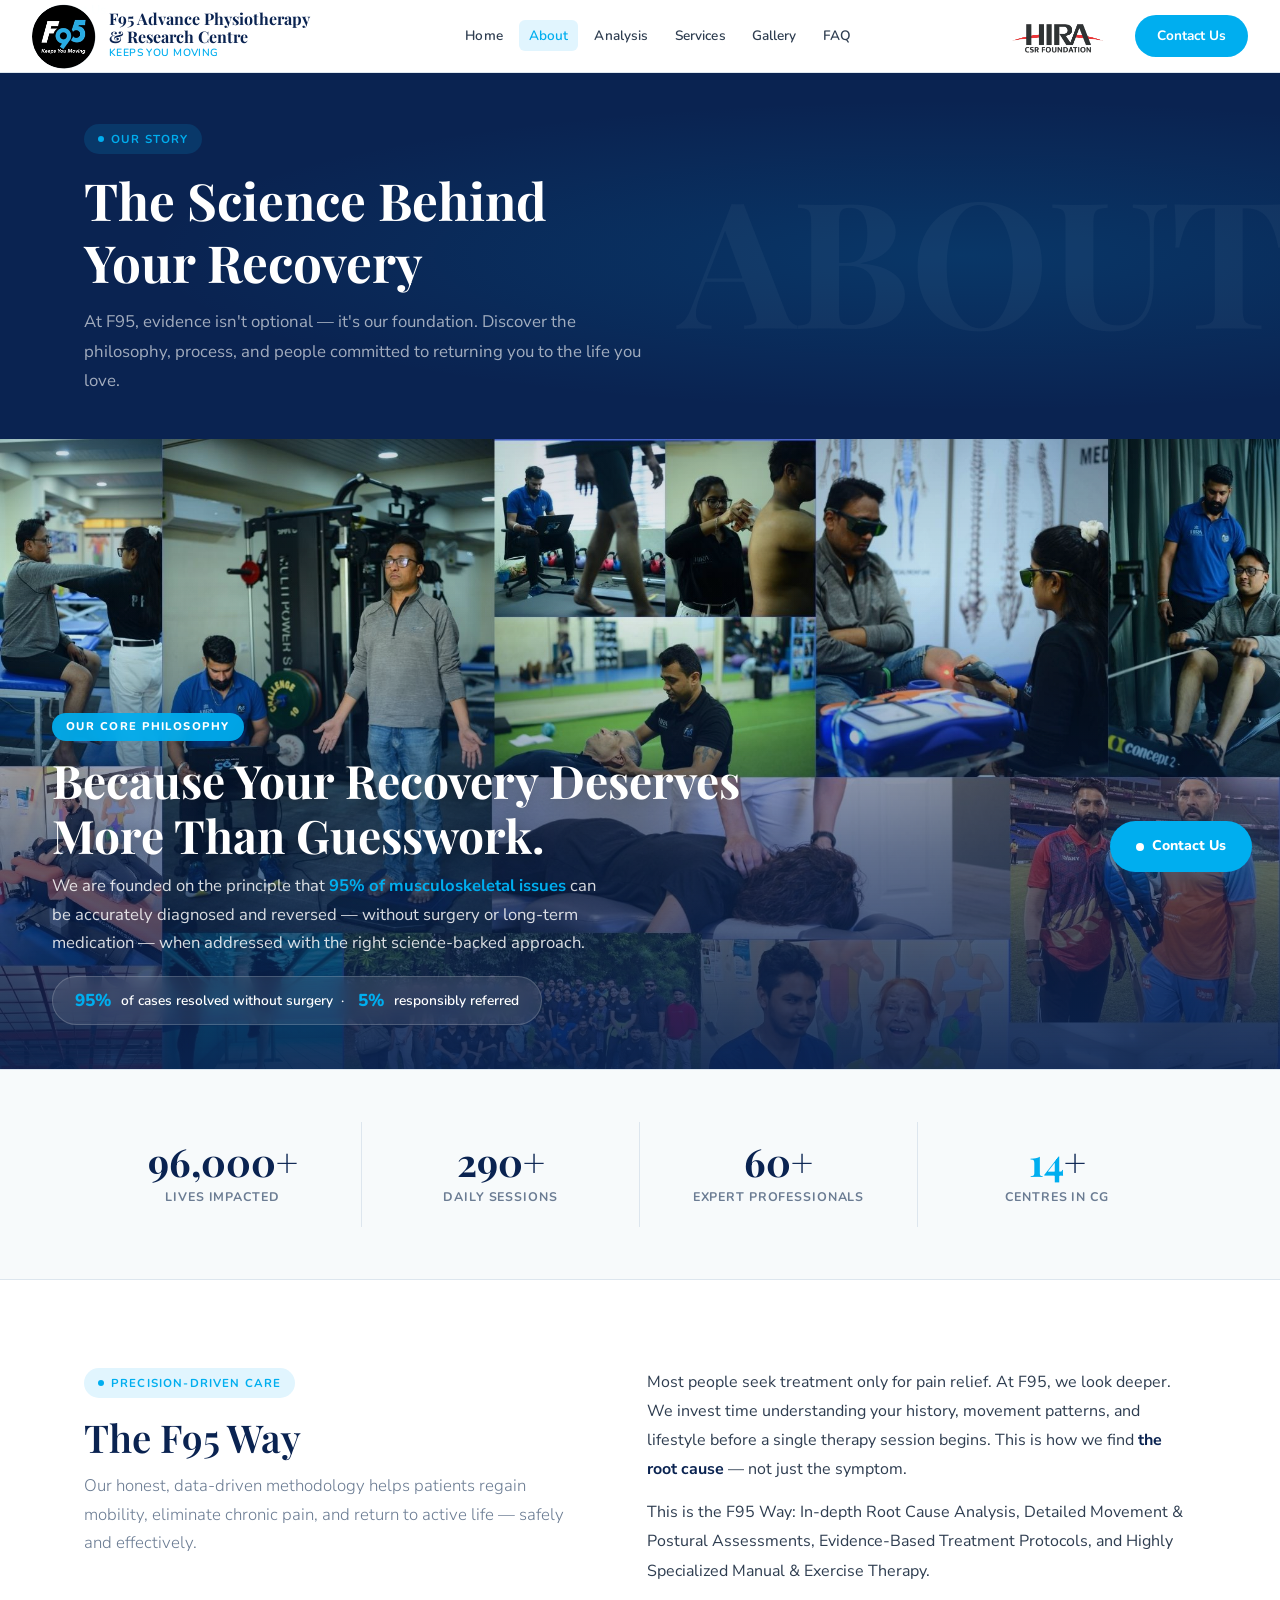
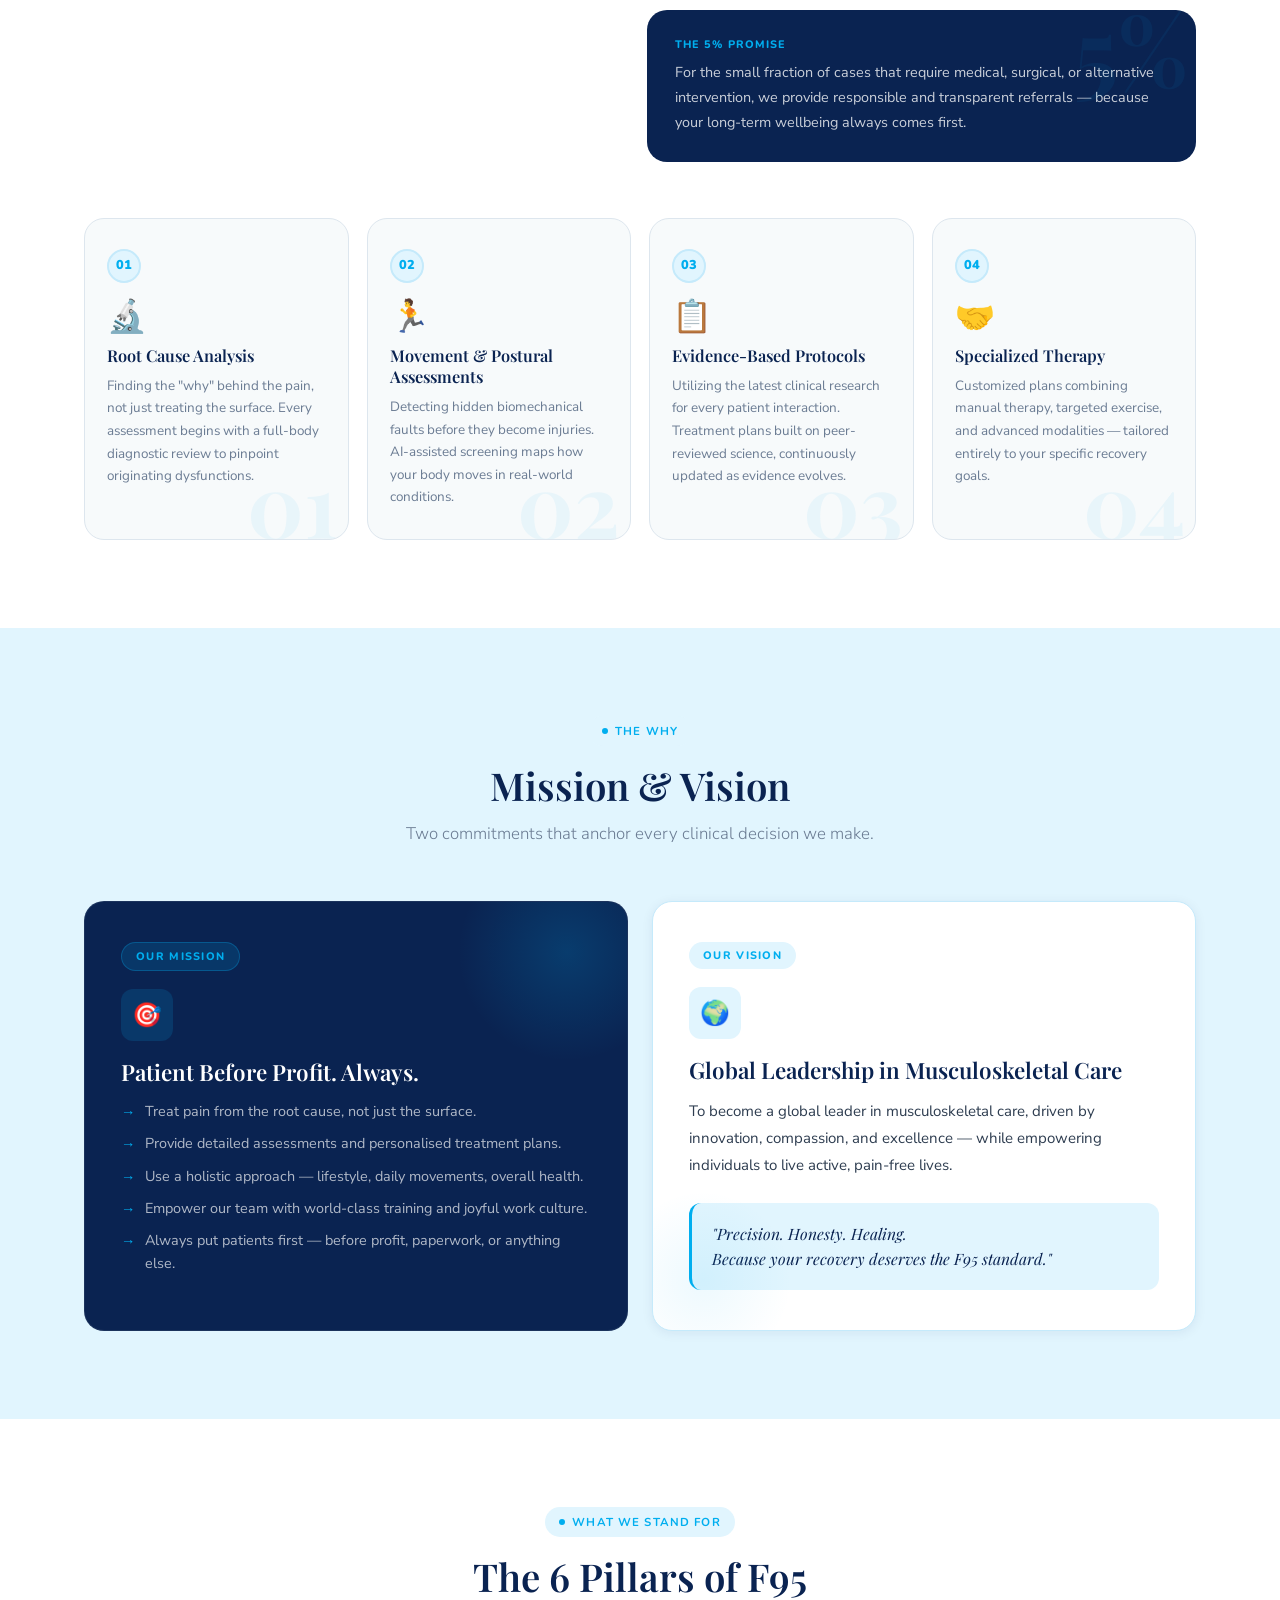
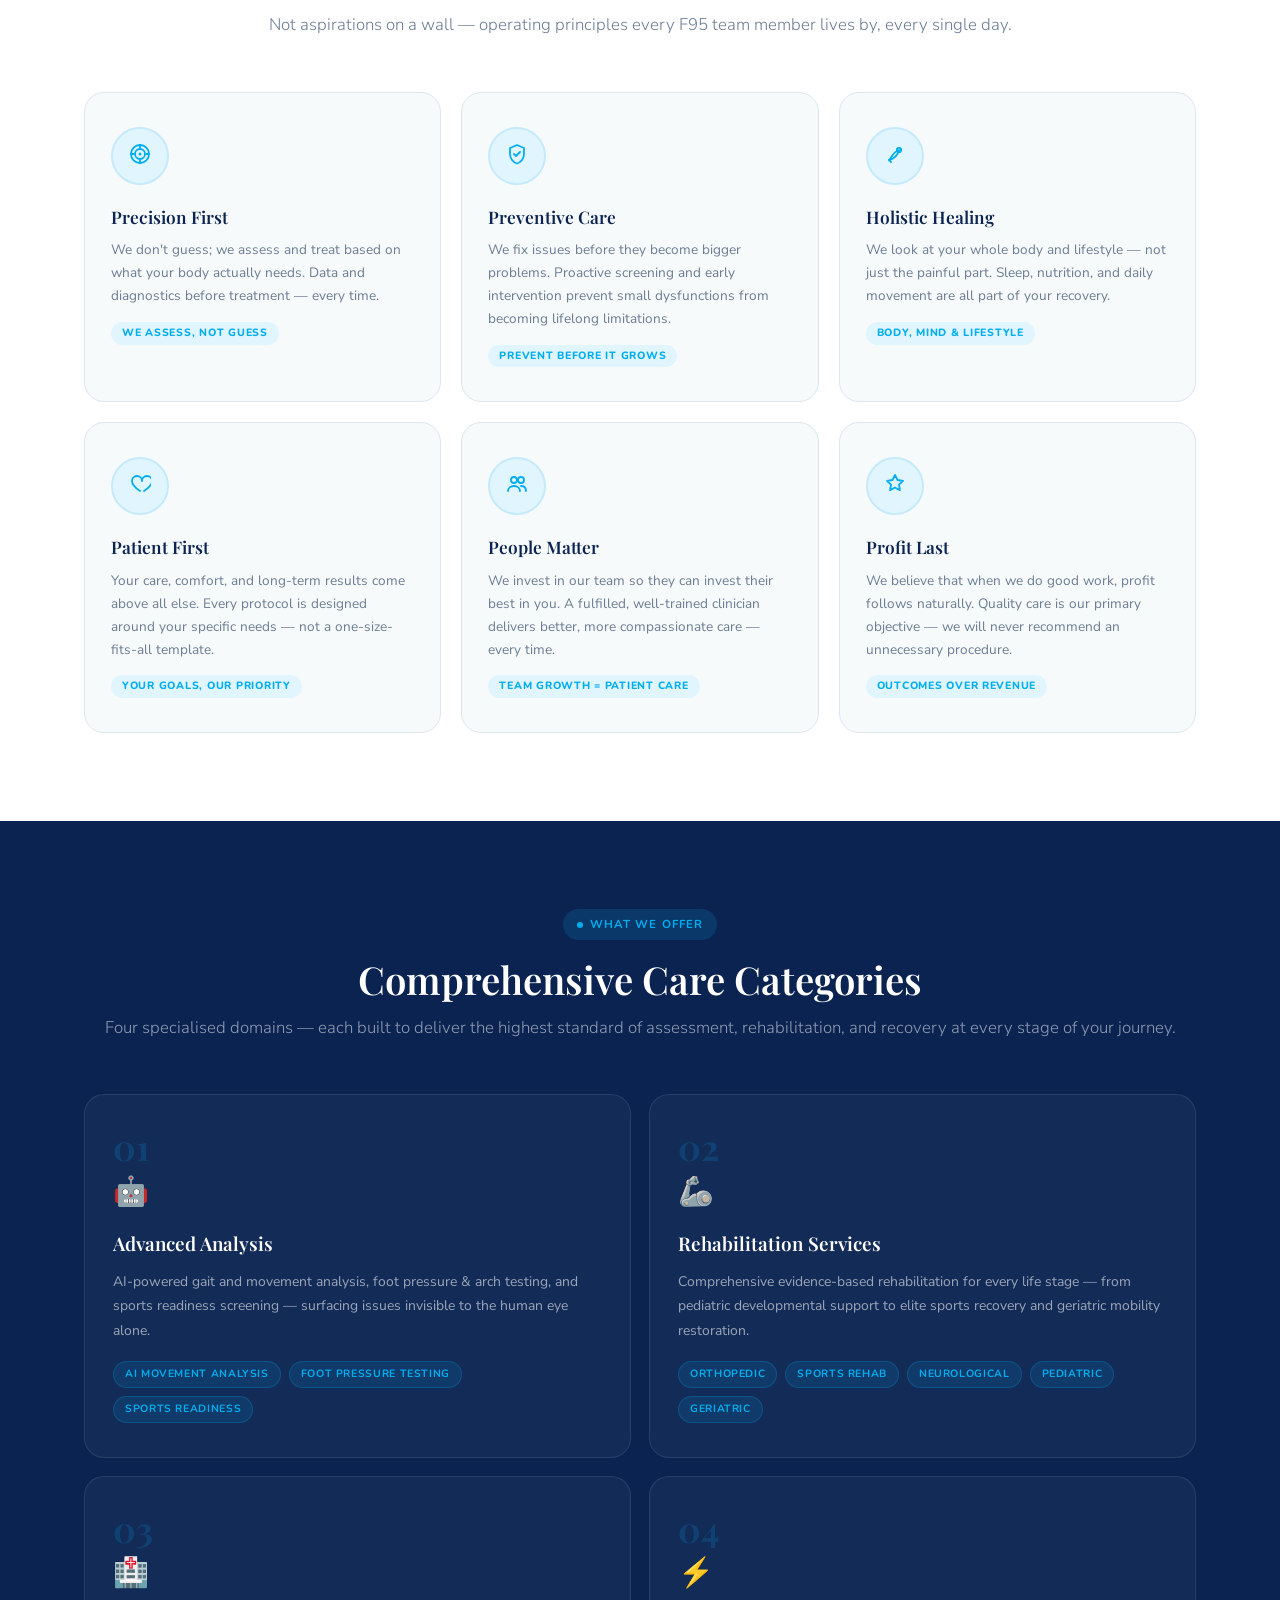
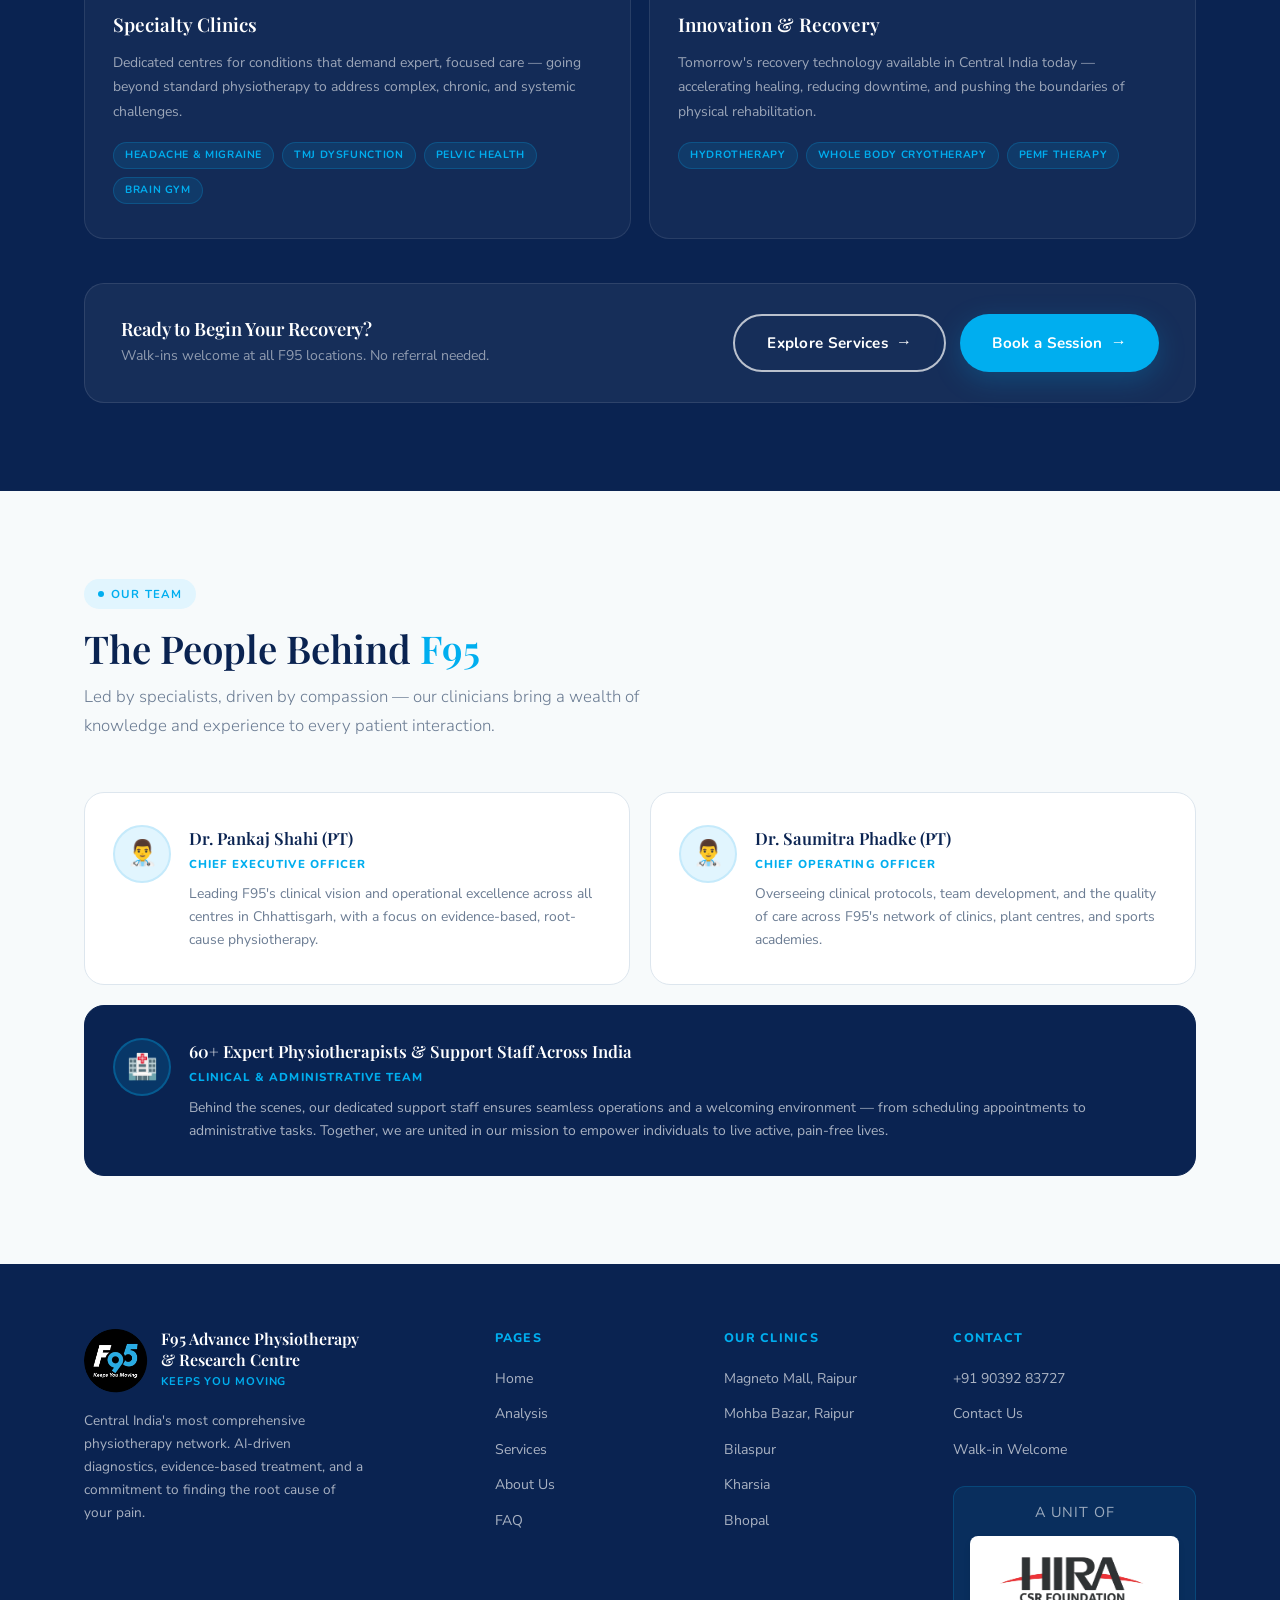
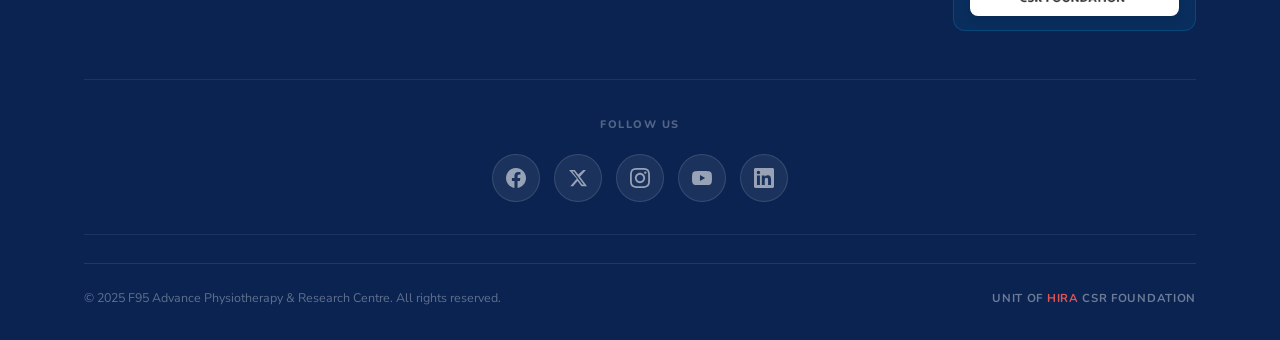
<file: about.html>
<!DOCTYPE html>
<html lang="en">
<head>
  <meta charset="UTF-8">
  <meta name="viewport" content="width=device-width, initial-scale=1.0">
  <title>About F95 Advance Physiotherapy | The Science Behind Your Recovery</title>
  <link rel="preconnect" href="https://fonts.googleapis.com">
  <link
    href="https://fonts.googleapis.com/css2?family=Playfair+Display:ital,wght@0,500;0,600;0,700;1,500;1,600&family=Nunito:wght@300;400;500;600;700&family=Nunito+Sans:wght@300;400;600&display=swap"
    rel="stylesheet">
  <!-- Shared stylesheet — inherits ALL design tokens, nav, footer, reveal, buttons -->
  <link rel="stylesheet" href="indexStyle.css">
  <!-- Footer social component -->
  <link rel="stylesheet" href="footer.css">
  <!-- Favicons -->
  <link rel="apple-touch-icon" sizes="180x180" href="images/favicon/apple-touch-icon.png">
  <link rel="icon" type="image/png" sizes="32x32" href="images/favicon/favicon-32x32.png">
  <link rel="icon" type="image/png" sizes="16x16" href="images/favicon/favicon-16x16.png">
  <link rel="manifest" href="images/favicon/site.webmanifest">
  <!-- Preloader -->
  <link rel="stylesheet" href="preloader.css">
  <!-- Specific CSS design for the About page -->
  <link rel="stylesheet" href="style/aboutStyle.css">

 
</head>

<body>

  <!-- ════════════════════════════════════════
     PRELOADER — identical to index.html
════════════════════════════════════════ -->
  <div id="preloader">
    <div class="f95-loader-container">
      <div class="f95-circle"></div>
      <div class="f95-circle"></div>
      <div class="f95-circle"></div>
      <div class="loader-center">F95</div>
    </div>
    <p class="loader-text">Finding the root cause...</p>
  </div>


  <!-- ════════════════════════════════════════
     NAVIGATION — "About" link is active
════════════════════════════════════════ -->
  <nav id="mainNav">
    <div class="nav-inner">
      <a href="index.html" class="logo-wrap">
        <div class="logo-circle"></div>
        <div class="logo-text-block">
          <div class="logo-name">F95 Advance Physiotherapy <br>&amp; Research Centre</div>
          <div class="logo-sub">Keeps you Moving</div>
        </div>
      </a>

      <ul class="nav-links">
        <li><a href="index.html">Home</a></li>
        <li><a href="about.html" class="active">About</a></li>
        <li><a href="analysis.html">Analysis</a></li>
        <li><a href="service.html">Services</a></li>
        <li><a href="gallery.html">Gallery</a></li>
        <li><a href="faq.html">FAQ</a></li>
      </ul>

      <div class="nav-right">
        <div class="hira-badge-nav">
          <img src="images/hira-csr-logo.png" alt="HIRA CSR Foundation" class="hira-nav-logo">
        </div>
        <a href="contact.html" class="nav-contact-btn">Contact Us</a>
        <button class="nav-hamburger" id="hamburgerBtn" aria-label="Open menu">
          <span></span><span></span><span></span>
        </button>
      </div>
    </div>
  </nav>

  <!-- Mobile drawer -->
  <div class="mobile-nav-drawer" id="mobileDrawer">
    <a href="index.html">Home</a>
    <a href="about.html">About</a>
    <a href="analysis.html">Analysis</a>
    <a href="service.html">Services</a>
    <a href="faq.html">FAQ</a>
    <a href="contact.html" class="mob-contact-btn">Contact Us</a>
  </div>


  <!-- ════════════════════════════════════════
     PAGE BANNER
     Plain block element with margin-top: var(--nav-h)
     Cannot overlap the fixed nav under any condition.
════════════════════════════════════════ -->
  <div class="page-banner">
    <div class="max-w page-banner-inner">
      <nav class="breadcrumb" aria-label="Breadcrumb">
        <a href="index.html">Home</a>
        <span class="breadcrumb-sep">›</span>
        <span class="breadcrumb-cur">About Us</span>
      </nav>
      <div class="tag">Our Story</div>
      <h1>The Science Behind<br>Your Recovery</h1>
      <p class="banner-sub">At F95, evidence isn't optional — it's our foundation. Discover the philosophy, process, and people committed to returning you to the life you love.</p>
    </div>
  </div>


  <!-- ════════════════════════════════════════
     SECTION 1 — PHILOSOPHY HERO
     height: 70vh + min-height (same as hero-swiper-wrap)
     so it NEVER collapses on any screen size.
     Swap placeholder div for the real <img> once
     about-hero.jpg is ready.
════════════════════════════════════════ -->
  <section id="philosophy">
    <div class="philosophy-wrap">

      <!-- REAL PHOTO — uncomment when about-hero.jpg is in the same folder:
      <img src="about-hero.jpg" alt="F95 Physiotherapy — Precision-Driven Care" class="philosophy-img"> -->
<img src="images/about-hero.jpg" alt="F95 Physiotherapy — Precision-Driven Care" class="philosophy-img">
      <!-- PLACEHOLDER until real photo is placed -->
       <!--
      <div class="philosophy-placeholder" aria-hidden="true">
        <div class="philosophy-ph-icon">
          <svg width="36" height="36" viewBox="0 0 36 36" fill="none" xmlns="http://www.w3.org/2000/svg">
            <circle cx="18" cy="18" r="15" stroke="#00AEEF" stroke-width="1.5" stroke-dasharray="4 3"/>
            <path d="M18 8v10l5.5 5.5" stroke="#00AEEF" stroke-width="2" stroke-linecap="round"/>
            <circle cx="18" cy="18" r="2" fill="#00AEEF"/>
          </svg>
        </div>
        <p class="philosophy-ph-label">Place about-hero.jpg here<br>Wide landscape · 1600 × 700 px+</p>
      </div>
    -->

      <div class="philosophy-overlay"></div>

      <div class="philosophy-caption reveal">
        <div class="philosophy-eyebrow">Our Core Philosophy</div>
        <h2>Because Your Recovery Deserves<br>More Than Guesswork.</h2>
        <p>We are founded on the principle that <strong style="color:var(--blue)">95% of musculoskeletal issues</strong> can be accurately diagnosed and reversed — without surgery or long-term medication — when addressed with the right science-backed approach.</p>
        <div class="philosophy-stat-pill">
          <strong>95%</strong> of cases resolved without surgery &nbsp;·&nbsp; <strong>5%</strong> responsibly referred
        </div>
      </div>

    </div>
  </section>


  <!-- ════════════════════════════════════════
     IMPACT NUMBERS
════════════════════════════════════════ -->
  <section id="about-impact">
    <div class="max-w">
      <div class="about-numbers-row">
        <div class="about-num-item reveal">
          <div class="about-num-val"><span data-count="96000" data-suffix="+">96,000+</span></div>
          <div class="about-num-label">Lives Impacted</div>
        </div>
        <div class="about-num-item reveal reveal-delay-1">
          <div class="about-num-val"><span data-count="290" data-suffix="+">290+</span></div>
          <div class="about-num-label">Daily Sessions</div>
        </div>
        <div class="about-num-item reveal reveal-delay-2">
          <div class="about-num-val"><span data-count="60" data-suffix="+">60+</span></div>
          <div class="about-num-label">Expert Professionals</div>
        </div>
        <div class="about-num-item reveal reveal-delay-3">
          <div class="about-num-val"><em>14</em>+</div>
          <div class="about-num-label">Centres in CG</div>
        </div>
      </div>
    </div>
  </section>


  <!-- ════════════════════════════════════════
     SECTION 2 — THE F95 WAY
════════════════════════════════════════ -->
  <section id="f95-way">
    <div class="max-w">

      <div class="f95way-intro-grid">
        <div class="reveal">
          <div class="tag">Precision-Driven Care</div>
          <h2>The F95 Way</h2>
          <p class="section-h2-sub">Our honest, data-driven methodology helps patients regain mobility, eliminate chronic pain, and return to active life — safely and effectively.</p>
        </div>
        <div class="reveal reveal-delay-1">
          <p class="f95way-body">Most people seek treatment only for pain relief. At F95, we look deeper. We invest time understanding your history, movement patterns, and lifestyle before a single therapy session begins. This is how we find <strong>the root cause</strong> — not just the symptom.</p>
          <p class="f95way-body" style="margin-top:14px">This is the F95 Way: In-depth Root Cause Analysis, Detailed Movement &amp; Postural Assessments, Evidence-Based Treatment Protocols, and Highly Specialized Manual &amp; Exercise Therapy.</p>
          <div class="f95way-promise">
            <div class="f95way-promise-label">The 5% Promise</div>
            <p class="f95way-promise-text">For the small fraction of cases that require medical, surgical, or alternative intervention, we provide responsible and transparent referrals — because your long-term wellbeing always comes first.</p>
          </div>
        </div>
      </div>

      <div class="process-grid">
        <div class="process-card reveal" data-step="01">
          <div class="process-step-badge">01</div>
          <div class="process-icon">🔬</div>
          <div class="process-title">Root Cause Analysis</div>
          <p class="process-desc">Finding the "why" behind the pain, not just treating the surface. Every assessment begins with a full-body diagnostic review to pinpoint originating dysfunctions.</p>
        </div>
        <div class="process-card reveal reveal-delay-1" data-step="02">
          <div class="process-step-badge">02</div>
          <div class="process-icon">🏃</div>
          <div class="process-title">Movement &amp; Postural Assessments</div>
          <p class="process-desc">Detecting hidden biomechanical faults before they become injuries. AI-assisted screening maps how your body moves in real-world conditions.</p>
        </div>
        <div class="process-card reveal reveal-delay-2" data-step="03">
          <div class="process-step-badge">03</div>
          <div class="process-icon">📋</div>
          <div class="process-title">Evidence-Based Protocols</div>
          <p class="process-desc">Utilizing the latest clinical research for every patient interaction. Treatment plans built on peer-reviewed science, continuously updated as evidence evolves.</p>
        </div>
        <div class="process-card reveal reveal-delay-3" data-step="04">
          <div class="process-step-badge">04</div>
          <div class="process-icon">🤝</div>
          <div class="process-title">Specialized Therapy</div>
          <p class="process-desc">Customized plans combining manual therapy, targeted exercise, and advanced modalities — tailored entirely to your specific recovery goals.</p>
        </div>
      </div>

    </div>
  </section>


  <!-- ════════════════════════════════════════
     SECTION 3 — MISSION & VISION
════════════════════════════════════════ -->
  <section id="mission-vision">
    <div class="max-w">
      <div class="section-header center reveal">
        <div class="tag">The Why</div>
        <h2>Mission &amp; Vision</h2>
        <p class="section-h2-sub">Two commitments that anchor every clinical decision we make.</p>
      </div>

      <div class="mv-grid">

        <div class="mv-card mv-card-dark reveal">
          <div class="mv-label">Our Mission</div>
          <div class="mv-icon">🎯</div>
          <h3>Patient Before Profit. Always.</h3>
          <ul class="mv-list">
            <li>Treat pain from the root cause, not just the surface.</li>
            <li>Provide detailed assessments and personalised treatment plans.</li>
            <li>Use a holistic approach — lifestyle, daily movements, overall health.</li>
            <li>Empower our team with world-class training and joyful work culture.</li>
            <li>Always put patients first — before profit, paperwork, or anything else.</li>
          </ul>
        </div>

        <div class="mv-card mv-card-light reveal reveal-delay-2">
          <div class="mv-label">Our Vision</div>
          <div class="mv-icon">🌍</div>
          <h3>Global Leadership in Musculoskeletal Care</h3>
          <p>To become a global leader in musculoskeletal care, driven by innovation, compassion, and excellence — while empowering individuals to live active, pain-free lives.</p>
          <div style="margin-top:24px; padding:18px 20px; background:var(--mist); border-radius:var(--radius); border-left:3px solid var(--blue);">
            <p style="font-family:'Playfair Display',serif; font-style:italic; font-size:0.98rem; color:var(--navy); line-height:1.6; margin:0;">
              "Precision. Honesty. Healing.<br>Because your recovery deserves the F95 standard."
            </p>
          </div>
        </div>

      </div>
    </div>
  </section>


  <!-- ════════════════════════════════════════
     SECTION 4 — CORE VALUES  3×2 GRID
     Stacks to 2-col on tablet, 1-col on mobile.
════════════════════════════════════════ -->
  <section id="core-values" class="section-pad">
    <div class="max-w">
      <div class="section-header center reveal">
        <div class="tag">What We Stand For</div>
        <h2>The 6 Pillars of F95</h2>
        <p class="section-h2-sub">Not aspirations on a wall — operating principles every F95 team member lives by, every single day.</p>
      </div>

      <div class="values-grid">

        <div class="value-card reveal">
          <div class="value-icon-ring">
            <span class="value-icon">
              <svg width="22" height="22" viewBox="0 0 22 22" fill="none">
                <circle cx="11" cy="11" r="9" stroke="currentColor" stroke-width="1.8"/>
                <circle cx="11" cy="11" r="5" stroke="currentColor" stroke-width="1.8"/>
                <circle cx="11" cy="11" r="1.5" fill="currentColor"/>
                <line x1="11" y1="2" x2="11" y2="4.5" stroke="currentColor" stroke-width="1.8" stroke-linecap="round"/>
                <line x1="11" y1="17.5" x2="11" y2="20" stroke="currentColor" stroke-width="1.8" stroke-linecap="round"/>
                <line x1="2" y1="11" x2="4.5" y2="11" stroke="currentColor" stroke-width="1.8" stroke-linecap="round"/>
                <line x1="17.5" y1="11" x2="20" y2="11" stroke="currentColor" stroke-width="1.8" stroke-linecap="round"/>
              </svg>
            </span>
          </div>
          <div class="value-title">Precision First</div>
          <p class="value-desc">We don't guess; we assess and treat based on what your body actually needs. Data and diagnostics before treatment — every time.</p>
          <div class="value-badge">We Assess, Not Guess</div>
        </div>

        <div class="value-card reveal reveal-delay-1">
          <div class="value-icon-ring">
            <span class="value-icon">
              <svg width="22" height="22" viewBox="0 0 22 22" fill="none">
                <path d="M11 2L4 5v6c0 4.4 3.1 8.5 7 9.5C15 19.5 18 15.4 18 11V5L11 2z" stroke="currentColor" stroke-width="1.8" stroke-linejoin="round"/>
                <path d="M8 11l2 2 4-4" stroke="currentColor" stroke-width="1.8" stroke-linecap="round" stroke-linejoin="round"/>
              </svg>
            </span>
          </div>
          <div class="value-title">Preventive Care</div>
          <p class="value-desc">We fix issues before they become bigger problems. Proactive screening and early intervention prevent small dysfunctions from becoming lifelong limitations.</p>
          <div class="value-badge">Prevent Before It Grows</div>
        </div>

        <div class="value-card reveal reveal-delay-2">
          <div class="value-icon-ring">
            <span class="value-icon">
              <svg width="22" height="22" viewBox="0 0 22 22" fill="none">
                <path d="M5 17c3-3 4-8 10-10-1 4-4 8-9 10" stroke="currentColor" stroke-width="1.8" stroke-linecap="round" stroke-linejoin="round"/>
                <circle cx="15" cy="7" r="2.2" stroke="currentColor" stroke-width="1.8"/>
                <line x1="5" y1="17" x2="7" y2="19" stroke="currentColor" stroke-width="1.8" stroke-linecap="round"/>
              </svg>
            </span>
          </div>
          <div class="value-title">Holistic Healing</div>
          <p class="value-desc">We look at your whole body and lifestyle — not just the painful part. Sleep, nutrition, and daily movement are all part of your recovery.</p>
          <div class="value-badge">Body, Mind &amp; Lifestyle</div>
        </div>

        <div class="value-card reveal reveal-delay-1">
          <div class="value-icon-ring">
            <span class="value-icon">
              <svg width="22" height="22" viewBox="0 0 22 22" fill="none">
                <path d="M11 18S3 12.7 3 8a5 5 0 0110 0 5 5 0 0110 0c0 4.7-8 10-8 10" stroke="currentColor" stroke-width="1.8" stroke-linecap="round" stroke-linejoin="round"/>
              </svg>
            </span>
          </div>
          <div class="value-title">Patient First</div>
          <p class="value-desc">Your care, comfort, and long-term results come above all else. Every protocol is designed around your specific needs — not a one-size-fits-all template.</p>
          <div class="value-badge">Your Goals, Our Priority</div>
        </div>

        <div class="value-card reveal reveal-delay-2">
          <div class="value-icon-ring">
            <span class="value-icon">
              <svg width="22" height="22" viewBox="0 0 22 22" fill="none">
                <circle cx="8" cy="7" r="3" stroke="currentColor" stroke-width="1.8"/>
                <circle cx="15" cy="7" r="3" stroke="currentColor" stroke-width="1.8"/>
                <path d="M2 18c0-3 2.7-5 6-5s6 2 6 5" stroke="currentColor" stroke-width="1.8" stroke-linecap="round"/>
                <path d="M15 13c2.5 0 5 1.5 5 5" stroke="currentColor" stroke-width="1.8" stroke-linecap="round"/>
              </svg>
            </span>
          </div>
          <div class="value-title">People Matter</div>
          <p class="value-desc">We invest in our team so they can invest their best in you. A fulfilled, well-trained clinician delivers better, more compassionate care — every time.</p>
          <div class="value-badge">Team Growth = Patient Care</div>
        </div>

        <div class="value-card reveal reveal-delay-3">
          <div class="value-icon-ring">
            <span class="value-icon">
              <svg width="22" height="22" viewBox="0 0 22 22" fill="none">
                <path d="M11 2l2.5 5 5.5.8-4 3.9.9 5.5L11 14.5l-4.9 2.7.9-5.5L3 7.8l5.5-.8L11 2z" stroke="currentColor" stroke-width="1.8" stroke-linejoin="round"/>
              </svg>
            </span>
          </div>
          <div class="value-title">Profit Last</div>
          <p class="value-desc">We believe that when we do good work, profit follows naturally. Quality care is our primary objective — we will never recommend an unnecessary procedure.</p>
          <div class="value-badge">Outcomes Over Revenue</div>
        </div>

      </div>
    </div>
  </section>


  <!-- ════════════════════════════════════════
     SECTION 5 — COMPREHENSIVE CARE SUMMARY
     Dark navy — mirrors #recovery on index page
════════════════════════════════════════ -->
  <section id="care-summary">
    <div class="max-w">
      <div class="section-header center reveal">
        <div class="tag">What We Offer</div>
        <h2>Comprehensive Care Categories</h2>
        <p class="section-h2-sub">Four specialised domains — each built to deliver the highest standard of assessment, rehabilitation, and recovery at every stage of your journey.</p>
      </div>

      <div class="care-grid">
        <div class="care-card reveal">
          <div class="care-card-num">01</div>
          <div class="care-card-icon">🤖</div>
          <div class="care-card-title">Advanced Analysis</div>
          <p class="care-card-desc">AI-powered gait and movement analysis, foot pressure &amp; arch testing, and sports readiness screening — surfacing issues invisible to the human eye alone.</p>
          <div class="care-pills">
            <span class="care-pill">AI Movement Analysis</span>
            <span class="care-pill">Foot Pressure Testing</span>
            <span class="care-pill">Sports Readiness</span>
          </div>
        </div>
        <div class="care-card reveal reveal-delay-1">
          <div class="care-card-num">02</div>
          <div class="care-card-icon">🦾</div>
          <div class="care-card-title">Rehabilitation Services</div>
          <p class="care-card-desc">Comprehensive evidence-based rehabilitation for every life stage — from pediatric developmental support to elite sports recovery and geriatric mobility restoration.</p>
          <div class="care-pills">
            <span class="care-pill">Orthopedic</span>
            <span class="care-pill">Sports Rehab</span>
            <span class="care-pill">Neurological</span>
            <span class="care-pill">Pediatric</span>
            <span class="care-pill">Geriatric</span>
          </div>
        </div>
        <div class="care-card reveal reveal-delay-2">
          <div class="care-card-num">03</div>
          <div class="care-card-icon">🏥</div>
          <div class="care-card-title">Specialty Clinics</div>
          <p class="care-card-desc">Dedicated centres for conditions that demand expert, focused care — going beyond standard physiotherapy to address complex, chronic, and systemic challenges.</p>
          <div class="care-pills">
            <span class="care-pill">Headache &amp; Migraine</span>
            <span class="care-pill">TMJ Dysfunction</span>
            <span class="care-pill">Pelvic Health</span>
            <span class="care-pill">Brain Gym</span>
          </div>
        </div>
        <div class="care-card reveal reveal-delay-3">
          <div class="care-card-num">04</div>
          <div class="care-card-icon">⚡</div>
          <div class="care-card-title">Innovation &amp; Recovery</div>
          <p class="care-card-desc">Tomorrow's recovery technology available in Central India today — accelerating healing, reducing downtime, and pushing the boundaries of physical rehabilitation.</p>
          <div class="care-pills">
            <span class="care-pill">Hydrotherapy</span>
            <span class="care-pill">Whole Body Cryotherapy</span>
            <span class="care-pill">PEMF Therapy</span>
          </div>
        </div>
      </div>

      <div class="care-cta-bar reveal">
        <div class="care-cta-bar-text">
          <h3>Ready to Begin Your Recovery?</h3>
          <p>Walk-ins welcome at all F95 locations. No referral needed.</p>
        </div>
        <div class="care-cta-btns">
          <a href="service.html" class="btn btn-outline-white btn-arrow">Explore Services</a>
          <a href="contact.html" class="btn btn-primary btn-arrow">Book a Session</a>
        </div>
      </div>
    </div>
  </section>


  <!-- ════════════════════════════════════════
     LEADERSHIP CALLOUT
════════════════════════════════════════ -->
  <section id="leadership">
    <div class="max-w">
      <div class="section-header reveal">
        <div class="tag">Our Team</div>
        <h2>The People Behind <span class="text-blue">F95</span></h2>
        <p class="section-h2-sub" style="max-width:560px">Led by specialists, driven by compassion — our clinicians bring a wealth of knowledge and experience to every patient interaction.</p>
      </div>

      <div class="leadership-grid">

        <div class="leader-card reveal">
          <div class="leader-avatar">👨‍⚕️</div>
          <div>
            <div class="leader-title">Dr. Pankaj Shahi (PT)</div>
            <div class="leader-role">Chief Executive Officer</div>
            <p class="leader-desc">Leading F95's clinical vision and operational excellence across all centres in Chhattisgarh, with a focus on evidence-based, root-cause physiotherapy.</p>
          </div>
        </div>

        <div class="leader-card reveal reveal-delay-1">
          <div class="leader-avatar">👨‍⚕️</div>
          <div>
            <div class="leader-title">Dr. Saumitra Phadke (PT)</div>
            <div class="leader-role">Chief Operating Officer</div>
            <p class="leader-desc">Overseeing clinical protocols, team development, and the quality of care across F95's network of clinics, plant centres, and sports academies.</p>
          </div>
        </div>

        <div class="leader-card leader-card-full reveal">
          <div class="leader-avatar">🏥</div>
          <div>
            <div class="leader-title">60+ Expert Physiotherapists &amp; Support Staff Across India</div>
            <div class="leader-role">Clinical &amp; Administrative Team</div>
            <p class="leader-desc">Behind the scenes, our dedicated support staff ensures seamless operations and a welcoming environment — from scheduling appointments to administrative tasks. Together, we are united in our mission to empower individuals to live active, pain-free lives.</p>
          </div>
        </div>

      </div>
    </div>
  </section>


  <!-- ════════════════════════════════════════
     FOOTER — exact match to index.html
════════════════════════════════════════ -->
  <footer>
    <div class="max-w">
      <div class="footer-grid">

        <div>
          <div class="footer-logo-block">
            <div class="footer-logo-circle">
              <!-- <div class="footer-logo-f95"><span class="footer-logo-f">F</span><span class="footer-logo-95">95</span></div>
            <div class="footer-logo-kym2">Keeps You Moving</div>
            -->
            </div>
            <div>
              <div class="footer-name">F95 Advance Physiotherapy<br>&amp; Research Centre</div>
              <div class="footer-kym">Keeps You Moving</div>
            </div>
          </div>
          <p class="footer-desc">Central India's most comprehensive physiotherapy network. AI-driven diagnostics,
            evidence-based treatment, and a commitment to finding the root cause of your pain.</p>
        </div>

        <div>
          <div class="footer-col-title">Pages</div>
          <ul class="footer-links">
            <li><a href="index.html">Home</a></li>
            <li><a href="analysis.html">Analysis</a></li>
            <li><a href="service.html">Services</a></li>
            <li><a href="about.html">About Us</a></li>
            <li><a href="faq.html">FAQ</a></li>
          </ul>
        </div>

        <div>
          <div class="footer-col-title">Our Clinics</div>
          <ul class="footer-links">
            <li><a href="index.html#locations">Magneto Mall, Raipur</a></li>
            <li><a href="index.html#locations">Mohba Bazar, Raipur</a></li>
            <li><a href="index.html#locations">Bilaspur</a></li>
            <li><a href="index.html#locations">Kharsia</a></li>
            <li><a href="index.html#locations">Bhopal</a></li>
          </ul>
        </div>

        <div>
          <div class="footer-col-title">Contact</div>
          <ul class="footer-links">
            <li><a href="tel:+919039283727">+91 90392 83727</a></li>
            <li><a href="contact.html">Contact Us</a></li>
            <li><a href="contact.html">Walk-in Welcome</a></li>
          </ul>
          <div class="footer-contact-block partner-section">
  <span class="partner-text">A Unit of</span>
  <div class="partner-logo-container">
    <img src="images/hira-csr-logo.png" alt="HIRA CSR Foundation" class="partner-logo">
  </div>
</div>
          
        </div>

      </div>
      <!-- ── SOCIAL MEDIA STRIP ─────────────────────────────────────
         Icons are monochrome (rgba white) at rest.
         Each platform transitions to its official brand colour on hover.
         All links open in a new tab with rel="noopener noreferrer".
         Replace the href="#" placeholders with your live profile URLs.
    ────────────────────────────────────────────────────────────── -->
      <div class="footer-social" role="navigation" aria-label="Follow us on social media">

        <span class="footer-social-label">Follow Us</span>

        <div class="footer-social-icons">

          <!-- ── Facebook ── Brand colour on hover: #1877F2 ── -->
          <a class="footer-social-link footer-social-link--facebook" href="#" target="_blank" rel="noopener noreferrer"
            aria-label="Follow F95 on Facebook" title="Facebook">
            <svg viewBox="0 0 24 24" xmlns="http://www.w3.org/2000/svg" aria-hidden="true">
              <!-- Official Facebook 'f' mark -->
              <path
                d="M24 12.073C24 5.405 18.627 0 12 0S0 5.405 0 12.073C0 18.1 4.388 23.094 10.125 24v-8.437H7.078v-3.49h3.047V9.41c0-3.025 1.791-4.697 4.533-4.697 1.312 0 2.686.236 2.686.236v2.97h-1.513c-1.491 0-1.956.93-1.956 1.886v2.267h3.328l-.532 3.49h-2.796V24C19.612 23.094 24 18.1 24 12.073z" />
            </svg>
          </a>

          <!-- ── X (formerly Twitter) ── Brand colour on hover: #000000 ── -->
          <a class="footer-social-link footer-social-link--x" href="https://x.com/F95Rehab" target="_blank" rel="noopener noreferrer"
            aria-label="Follow F95 on X (formerly Twitter)" title="X (Twitter)">
            <svg viewBox="0 0 24 24" xmlns="http://www.w3.org/2000/svg" aria-hidden="true">
              <!-- Official X / Twitter logo (2023) -->
              <path
                d="M18.244 2.25h3.308l-7.227 8.26 8.502 11.24H16.17l-4.714-6.231-5.401 6.231H2.747l7.73-8.835L1.254 2.25H8.08l4.259 5.63 5.905-5.63zm-1.161 17.52h1.833L7.084 4.126H5.117z" />
            </svg>
          </a>

          <!-- ── Instagram ── Brand colour on hover: gradient ── -->
          <a class="footer-social-link footer-social-link--instagram" href="https://www.instagram.com/f95_physio" target="_blank" rel="noopener noreferrer"
            aria-label="Follow F95 on Instagram" title="Instagram">
            <svg viewBox="0 0 24 24" xmlns="http://www.w3.org/2000/svg" aria-hidden="true">
              <!-- Official Instagram camera glyph -->
              <path
                d="M12 2.163c3.204 0 3.584.012 4.85.07 3.252.148 4.771 1.691 4.919 4.919.058 1.265.069 1.645.069 4.849 0 3.205-.012 3.584-.069 4.849-.149 3.225-1.664 4.771-4.919 4.919-1.266.058-1.644.07-4.85.07-3.204 0-3.584-.012-4.849-.07-3.26-.149-4.771-1.699-4.919-4.92-.058-1.265-.07-1.644-.07-4.849 0-3.204.013-3.583.07-4.849.149-3.227 1.664-4.771 4.919-4.919 1.266-.057 1.645-.069 4.849-.069zm0-2.163c-3.259 0-3.667.014-4.947.072-4.358.2-6.78 2.618-6.98 6.98-.059 1.281-.073 1.689-.073 4.948 0 3.259.014 3.668.072 4.948.2 4.358 2.618 6.78 6.98 6.98 1.281.058 1.689.072 4.948.072 3.259 0 3.668-.014 4.948-.072 4.354-.2 6.782-2.618 6.979-6.98.059-1.28.073-1.689.073-4.948 0-3.259-.014-3.667-.072-4.947-.196-4.354-2.617-6.78-6.979-6.98-1.281-.059-1.69-.073-4.949-.073zm0 5.838c-3.403 0-6.162 2.759-6.162 6.162s2.759 6.163 6.162 6.163 6.162-2.759 6.162-6.163c0-3.403-2.759-6.162-6.162-6.162zm0 10.162c-2.209 0-4-1.79-4-4 0-2.209 1.791-4 4-4s4 1.791 4 4c0 2.21-1.791 4-4 4zm6.406-11.845c-.796 0-1.441.645-1.441 1.44s.645 1.44 1.441 1.44c.795 0 1.439-.645 1.439-1.44s-.644-1.44-1.439-1.44z" />
            </svg>
          </a>

          <!-- ── YouTube ── Brand colour on hover: #FF0000 ── -->
          <a class="footer-social-link footer-social-link--youtube" href="https://www.youtube.com/@f95advancephysio22" target="_blank" rel="noopener noreferrer"
            aria-label="Watch F95 on YouTube" title="YouTube">
            <svg viewBox="0 0 24 24" xmlns="http://www.w3.org/2000/svg" aria-hidden="true">
              <!-- Official YouTube play-in-rect mark -->
              <path
                d="M23.498 6.186a3.016 3.016 0 0 0-2.122-2.136C19.505 3.545 12 3.545 12 3.545s-7.505 0-9.377.505A3.017 3.017 0 0 0 .502 6.186C0 8.07 0 12 0 12s0 3.93.502 5.814a3.016 3.016 0 0 0 2.122 2.136c1.871.505 9.376.505 9.376.505s7.505 0 9.377-.505a3.015 3.015 0 0 0 2.122-2.136C24 15.93 24 12 24 12s0-3.93-.502-5.814zM9.545 15.568V8.432L15.818 12l-6.273 3.568z" />
            </svg>
          </a>

          <!-- ── LinkedIn ── Brand colour on hover: #0A66C2 ── -->
          <a class="footer-social-link footer-social-link--linkedin" href="https://www.linkedin.com/company/f-95-advance-physiotherapy-research-centre" target="_blank" rel="noopener noreferrer"
            aria-label="Connect with F95 on LinkedIn" title="LinkedIn">
            <svg viewBox="0 0 24 24" xmlns="http://www.w3.org/2000/svg" aria-hidden="true">
              <!-- Official LinkedIn 'in' mark -->
              <path
                d="M20.447 20.452h-3.554v-5.569c0-1.328-.027-3.037-1.852-3.037-1.853 0-2.136 1.445-2.136 2.939v5.667H9.351V9h3.414v1.561h.046c.477-.9 1.637-1.85 3.37-1.85 3.601 0 4.267 2.37 4.267 5.455v6.286zM5.337 7.433a2.062 2.062 0 0 1-2.063-2.065 2.064 2.064 0 1 1 2.063 2.065zm1.782 13.019H3.555V9h3.564v11.452zM22.225 0H1.771C.792 0 0 .774 0 1.729v20.542C0 23.227.792 24 1.771 24h20.451C23.2 24 24 23.227 24 22.271V1.729C24 .774 23.2 0 22.222 0h.003z" />
            </svg>
          </a>

        </div><!-- /.footer-social-icons -->
      </div><!-- /.footer-social -->

      <!-- ── copyright bar (unchanged) ── -->
      <div class="footer-bottom">
        <div class="footer-copy">© 2025 F95 Advance Physiotherapy &amp; Research Centre. All rights reserved.</div>
        <div class="footer-hira">Unit of <span>HIRA</span> CSR Foundation</div>
      </div>
    </div>
  </footer>


  <!-- ════════════════════════════════════════
     STICKY CONTACT BUTTON
════════════════════════════════════════ -->
  <a href="contact.html" class="sticky-contact" id="stickyBtn">
    <div class="dot"></div>
    Contact Us
  </a>


  <!-- ════════════════════════════════════════
     SCRIPTS — same external files as index.html
     indexScript.js handles:
       · Scroll reveal (.reveal → .visible)
       · Animated counters ([data-count])
       · Nav shadow on scroll
       · Sticky button hide near footer
       · Mobile hamburger
════════════════════════════════════════ -->
  <script src="script/aboutScript.js"></script>
  <script src="preloader.js"></script>


</body>
</html>
</file>
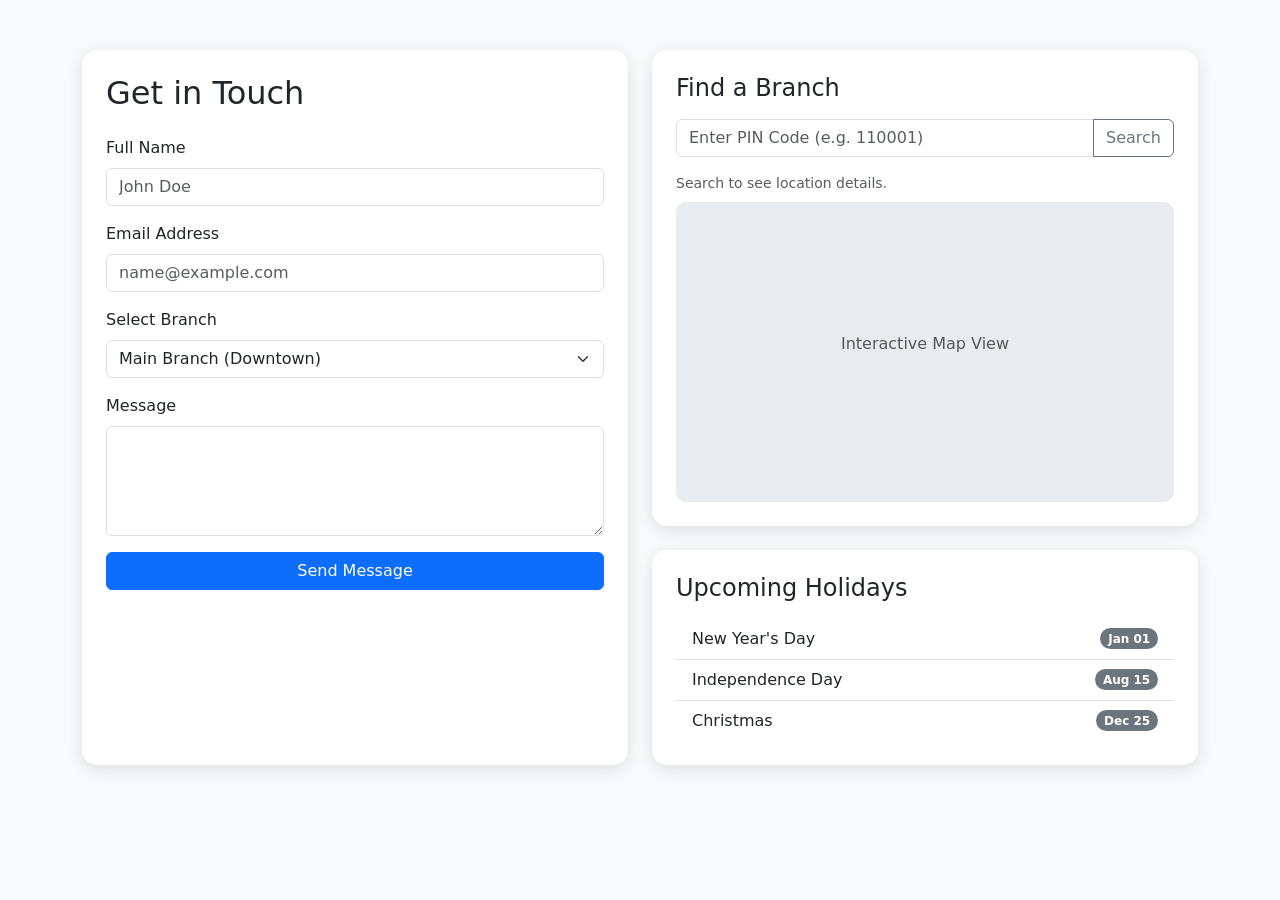
<file: test.html>
<!DOCTYPE html>
<html lang="en">
<head>
    <meta charset="UTF-8">
    <meta name="viewport" content="width=device-width, initial-scale=1.0">
    <title>Contact Us | Our Website</title>
    <link href="https://cdn.jsdelivr.net/npm/bootstrap@5.3.0/dist/css/bootstrap.min.css" rel="stylesheet">
    <style>
        body { background-color: #f8f9fa; }
        .contact-container { margin-top: 50px; margin-bottom: 50px; }
        .card { border: none; border-radius: 15px; box-shadow: 0 4px 15px rgba(0,0,0,0.1); }
        .holiday-badge { font-size: 0.9rem; margin-right: 5px; }
        #map-placeholder { height: 300px; background: #e9ecef; display: flex; align-items: center; justify-content: center; border-radius: 10px; }
    </style>
</head>
<body>

<div class="container contact-container">
    <div class="row g-4">
        
        <div class="col-lg-6">
            <div class="card p-4 h-100">
                <h2 class="mb-4">Get in Touch</h2>
                <form id="contact-form">
                    <div class="mb-3">
                        <label class="form-label">Full Name</label>
                        <input type="text" name="name" class="form-control" placeholder="John Doe" required>
                    </div>
                    <div class="mb-3">
                        <label class="form-label">Email Address</label>
                        <input type="email" name="email" class="form-control" placeholder="name@example.com" required>
                    </div>
                    <div class="mb-3">
                        <label class="form-label">Select Branch</label>
                        <select name="branch" class="form-select">
                            <option value="Main Branch">Main Branch (Downtown)</option>
                            <option value="North Station">North Station Branch</option>
                            <option value="West End">West End Branch</option>
                        </select>
                    </div>
                    <div class="mb-3">
                        <label class="form-label">Message</label>
                        <textarea name="message" class="form-control" rows="4" required></textarea>
                    </div>
                    <button type="submit" id="submit-btn" class="btn btn-primary w-100">Send Message</button>
                </form>
                <div id="form-status" class="mt-3 text-center d-none"></div>
            </div>
        </div>

        <div class="col-lg-6">
            <div class="card p-4 mb-4">
                <h4 class="mb-3">Find a Branch</h4>
                <div class="input-group mb-3">
                    <input type="text" id="pin-input" class="form-control" placeholder="Enter PIN Code (e.g. 110001)">
                    <button class="btn btn-outline-secondary" onclick="searchBranch()">Search</button>
                </div>
                <div id="branch-info" class="small text-muted mb-2">Search to see location details.</div>
                <div id="map-placeholder">
                    <p class="text-muted">Interactive Map View</p>
                </div>
            </div>

            <div class="card p-4">
                <h4 class="mb-3">Upcoming Holidays</h4>
                <ul class="list-group list-group-flush" id="holiday-list">
                    <li class="list-group-item d-flex justify-content-between align-items-center">
                        New Year's Day <span class="badge bg-secondary rounded-pill">Jan 01</span>
                    </li>
                    <li class="list-group-item d-flex justify-content-between align-items-center">
                        Independence Day <span class="badge bg-secondary rounded-pill">Aug 15</span>
                    </li>
                    <li class="list-group-item d-flex justify-content-between align-items-center">
                        Christmas <span class="badge bg-secondary rounded-pill">Dec 25</span>
                    </li>
                </ul>
            </div>
        </div>

    </div>
</div>

<script>
    // 1. FORM SUBMISSION TO GOOGLE APPS SCRIPT
    const scriptURL = 'https://script.google.com/macros/s/AKfycbwqpCnGmDTDUbnquABb0M4fecLNUxXDxgTo02FG3f5xiXOibRfl_KnYQO8x8eMdxasj/exec'; // PASTE YOUR URL HERE
    const form = document.getElementById('contact-form');
    const status = document.getElementById('form-status');
    const btn = document.getElementById('submit-btn');

    form.addEventListener('submit', e => {
        e.preventDefault();
        btn.disabled = true;
        btn.innerText = "Sending...";
        status.classList.remove('d-none', 'text-danger');
        status.classList.add('text-primary');
        status.innerText = "Submitting your message...";

        fetch(scriptURL, { method: 'POST', body: new FormData(form)})
            .then(response => {
                status.innerText = "Success! We've received your message.";
                status.classList.replace('text-primary', 'text-success');
                form.reset();
                btn.disabled = false;
                btn.innerText = "Send Message";
            })
            .catch(error => {
                status.innerText = "Error! Please try again later.";
                status.classList.replace('text-primary', 'text-danger');
                btn.disabled = false;
            });
    });

    // 2. PIN CODE SEARCH LOGIC
    const branchData = [
        { pin: "110001", name: "Main Branch", address: "Connaught Place, Delhi", phone: "011-234567" },
        { pin: "400001", name: "West End Branch", address: "Fort, Mumbai", phone: "022-987654" }
    ];

    function searchBranch() {
        const pin = document.getElementById('pin-input').value;
        const infoDiv = document.getElementById('branch-info');
        const branch = branchData.find(b => b.pin === pin);

        if (branch) {
            infoDiv.innerHTML = `<strong>${branch.name}</strong><br>${branch.address}<br>Tel: ${branch.phone}`;
            // Logic to update map iframe src would go here
        } else {
            infoDiv.innerHTML = `<span class="text-danger">No branch found for this PIN.</span>`;
        }
    }
</script>

</body>
</html>
</file>
<file: indexStyle.css>
/* ═══════════════════════════════════════════════
   DESIGN SYSTEM — "The Patient Journey" Theme
   Trustworthy · Calming · Professional · Empathetic
   v3 — Multi-page refactor, Image Carousel Hero
═══════════════════════════════════════════════ */
:root {
  --blue: #00AEEF;
  --blue-dark: #0090CC;
  --blue-light: #33BEFF;
  --navy: #0A2351;
  --black: #1C1C1C;
  --white: #FFFFFF;
  --mist: #E1F5FE;
  --mist-deep: #C5EAFB;
  --gray-soft: #F7FAFB;
  --gray-mid: #6B7C93;
  --gray-line: #DDE6EE;
  --warm-text: #2E3D50;
  --shadow-sm: 0 2px 12px rgba(10, 35, 81, 0.07);
  --shadow-md: 0 8px 32px rgba(10, 35, 81, 0.10);
  --shadow-lg: 0 20px 60px rgba(10, 35, 81, 0.13);
  --shadow-blue: 0 8px 28px rgba(0, 174, 239, 0.22);
  --radius: 12px;
  --radius-lg: 20px;
  --radius-pill: 100px;
  --nav-h: 72px;
}

*,
*::before,
*::after {
  box-sizing: border-box;
  margin: 0;
  padding: 0;
}

html {
  scroll-behavior: smooth;
}

body {
  font-family: 'Nunito Sans', sans-serif;
  color: var(--black);
  background: var(--white);
  font-size: 16px;
  line-height: 1.6;
  overflow-x: hidden;
}

/* ── TYPOGRAPHY ── */
h1,
h2,
h3,
h4 {
  font-family: 'Playfair Display', Georgia, serif;
  line-height: 1.2;
  color: var(--navy);
}

h1 {
  font-size: clamp(2rem, 4vw, 3.6rem);
  font-weight: 700;
}

h2 {
  font-size: clamp(1.7rem, 3vw, 2.6rem);
  font-weight: 600;
}

h3 {
  font-size: 1.2rem;
  font-weight: 600;
}

p {
  color: var(--warm-text);
}

a {
  text-decoration: none;
}

/* ── UTILITY ── */
.max-w {
  max-width: 1160px;
  margin: 0 auto;
  padding: 0 24px;
}

.section-pad {
  padding: 88px 0;
}

.text-blue {
  color: var(--blue);
}

.text-navy {
  color: var(--navy);
}

.tag {
  display: inline-flex;
  align-items: center;
  gap: 7px;
  background: var(--mist);
  color: var(--blue);
  font-family: 'Nunito', sans-serif;
  font-size: 0.72rem;
  font-weight: 700;
  letter-spacing: 0.1em;
  text-transform: uppercase;
  padding: 6px 14px;
  border-radius: var(--radius-pill);
  margin-bottom: 16px;
}

.tag::before {
  content: '';
  width: 6px;
  height: 6px;
  border-radius: 50%;
  background: var(--blue);
}

/* ── BUTTONS ── */
.btn {
  display: inline-flex;
  align-items: center;
  gap: 8px;
  padding: 14px 32px;
  border-radius: var(--radius-pill);
  font-family: 'Nunito', sans-serif;
  font-weight: 700;
  font-size: 0.95rem;
  cursor: pointer;
  border: none;
  transition: all 0.28s;
  letter-spacing: 0.02em;
  text-decoration: none;
}

.btn-primary {
  background: var(--blue);
  color: var(--white);
  box-shadow: var(--shadow-blue);
}

.btn-primary:hover {
  background: var(--blue-dark);
  transform: translateY(-2px);
  box-shadow: 0 14px 36px rgba(0, 174, 239, 0.32);
}

.btn-outline {
  background: transparent;
  color: var(--navy);
  border: 2px solid var(--navy);
}

.btn-outline:hover {
  background: var(--navy);
  color: var(--white);
}

.btn-outline-white {
  background: transparent;
  color: var(--white);
  border: 2px solid rgba(255, 255, 255, 0.7);
}

.btn-outline-white:hover {
  background: rgba(255, 255, 255, 0.15);
  border-color: white;
}

.btn-arrow::after {
  content: '→';
  font-size: 1rem;
}

/* ════════════════════════════════════════
   NAVIGATION — Multi-page links
════════════════════════════════════════ */
nav {
  position: fixed;
  top: 0;
  left: 0;
  right: 0;
  z-index: 200;
  background: rgba(255, 255, 255, 0.97);
  border-bottom: 1px solid var(--gray-line);
  backdrop-filter: blur(12px);
  transition: box-shadow 0.3s;
}

nav.scrolled {
  box-shadow: var(--shadow-md);
}

.nav-inner {
  display: flex;
  align-items: center;
  justify-content: space-between;
  padding: 0 32px;
  height: var(--nav-h);
  max-width: 1280px;
  margin: 0 auto;
}


/* Logo */
.logo-wrap {
  display: flex;
  align-items: center;
  gap: 12px;
  text-decoration: none;
}

.logo-circle {
  width: 65px;
  height: 65px;
  border-radius: 50%;
  flex-shrink: 0;

  overflow: hidden;
  background-image: url('images/f95-logo.png');
  background-size: 200%;
  /* zoom level — adjust this */
  background-position: center;
  /* keeps it centered */
  background-repeat: no-repeat;
  background-color: transparent;
  /* remove the black/green bg since logo has its own */
}

/* 
.logo-circle {
 width: 70px;
  height: 70px;
   background: #1C1C1C; 
  background: greenyellow;
  border-radius: 50%;
  display: flex;
  flex-direction: column;
  align-items: center;
  justify-content: center;
  flex-shrink: 0;
  
  overflow: hidden; 
}
*/

.logo-circle img {
  width: 190%;
  height: 190%;
  object-fit: contain;
}


.logo-f95 {
  font-family: 'Nunito', sans-serif;
  font-weight: 900;
  font-size: 17px;
  line-height: 1;
  letter-spacing: -1px;
  display: flex;
  align-items: baseline;
}

.logo-f {
  color: #FFFFFF;
}

.logo-9,
.logo-5 {
  color: #00AEEF;
}

.logo-kym {
  font-family: 'Nunito', sans-serif;
  font-size: 5.5px;
  font-weight: 700;
  color: rgba(255, 255, 255, 0.85);
  letter-spacing: 0.3px;
  margin-top: 1px;
  font-style: italic;
}

.logo-text-block {
  display: flex;
  flex-direction: column;
}

.logo-name {
  font-family: 'Playfair Display', serif;
  font-weight: 700;
  font-size: 1rem;
  color: var(--navy);
  line-height: 1.1;
}

.logo-sub {
  font-family: 'Nunito', sans-serif;
  font-size: 0.65rem;
  font-weight: 600;
  color: var(--blue);
  letter-spacing: 0.04em;
  text-transform: uppercase;
}

/* Nav links */
.nav-links {
  display: flex;
  align-items: center;
  gap: 6px;
  list-style: none;
}

.nav-links a {
  font-family: 'Nunito', sans-serif;
  font-size: 0.85rem;
  font-weight: 600;
  color: var(--warm-text);
  transition: color 0.2s;
  letter-spacing: 0.01em;
  padding: 6px 10px;
  border-radius: 6px;
}

.nav-links a:hover,
.nav-links a.active {
  color: var(--blue);
}

.nav-links a.active {
  background: var(--mist);
}

/* HIRA badge + CTA */
.nav-right {
  display: flex;
  align-items: center;
  gap: 14px;
}

/* Updated wrapper (removed text styles) */
.hira-badge-nav {
  display: flex;
  align-items: center;
  /* Optional: add a small padding or border here if you want separation from the contact button */
  margin-right: 8px;
}

/* New class to size the logo properly */
.hira-nav-logo {
  height: 38px;
  /* Adjust this number to make the logo larger or smaller */
  width: auto;
  object-fit: contain;
  display: block;
}

/* You can safely delete the old .hira-badge-nav span { color: #CC0000; } rule */



.nav-contact-btn {
  background: var(--blue);
  color: white;
  border: none;
  padding: 10px 22px;
  border-radius: var(--radius-pill);
  font-family: 'Nunito', sans-serif;
  font-weight: 700;
  font-size: 0.85rem;
  cursor: pointer;
  transition: all 0.25s;
  text-decoration: none;
  display: inline-block;
}

.nav-contact-btn:hover {
  background: var(--blue-dark);
  transform: translateY(-1px);
}

/* Hamburger (mobile) */
.nav-hamburger {
  display: none;
  flex-direction: column;
  gap: 5px;
  cursor: pointer;
  background: none;
  border: none;
  padding: 4px;
}

.nav-hamburger span {
  display: block;
  width: 24px;
  height: 2px;
  background: var(--navy);
  border-radius: 2px;
  transition: all 0.3s;
}

.nav-mobile-open .nav-hamburger span:nth-child(1) {
  transform: translateY(7px) rotate(45deg);
}

.nav-mobile-open .nav-hamburger span:nth-child(2) {
  opacity: 0;
}

.nav-mobile-open .nav-hamburger span:nth-child(3) {
  transform: translateY(-7px) rotate(-45deg);
}


/* ════════════════════════════════════════
   HERO — Cinematic Photo Carousel
   Height strategy: 80vh desktop → 62vh mobile
   object-fit: cover, centre-anchored
════════════════════════════════════════ */
#hero {
  margin-top: var(--nav-h);
  position: relative;
  background: var(--navy);
  /* shows while image loads */
  overflow: hidden;
}



/* ── Viewport-height container — cinematic on all screens ── */
.hero-swiper-wrap {
  position: relative;
  width: 100%;
  height: 80vh;
  /* desktop: cinematic */
  min-height: 520px;
  /* floor so content never crushes */
  max-height: 900px;
  /* ceiling on ultra-wide monitors */
  background: var(--navy);
  overflow: hidden;
}

@media (max-width: 900px) {
  .hero-swiper-wrap {
    height: 65vh;
    min-height: 440px;
  }
}

@media (max-width: 600px) {
  .hero-swiper-wrap {
    height: 62vh;
    min-height: 400px;
  }
}

/* ── Swiper fills the container ── */
.hero-swiper {
  width: 100%;
  height: 100%;
}

.hero-swiper .swiper-slide {
  position: relative;
  overflow: hidden;
  background: var(--navy);
}

/* ── Photo: cover + centre-anchor. Never crops awkwardly. ── */
.slide-img {
  position: absolute;
  inset: 0;
  width: 100%;
  height: 100%;
  object-fit: cover;
  /* fills frame, no letterbox */
  object-position: center top;
  /* keep faces/equipment in frame */
  display: block;
  /* Gentle Ken Burns zoom — adds life without distraction */
  animation: heroZoom 8s ease-out forwards;
}

/* Reset zoom on non-active slides so only active slide animates */
.hero-swiper .swiper-slide:not(.swiper-slide-active) .slide-img {
  animation: none;
  transform: scale(1.04);
}

@keyframes heroZoom {
  from {
    transform: scale(1.06);
  }

  to {
    transform: scale(1.00);
  }
}


/* ── Two-layer text protection gradient ──────────────────
   Layer 1 (top): very light darkening to protect eyebrow tags
   Layer 2 (bottom): stronger gradient so Playfair headings
   remain readable on ANY background colour.                 */
.slide-overlay {
  position: absolute;
  inset: 0;
  background:
    /* Top edge — subtle */
    linear-gradient(to bottom,
      rgba(10, 35, 81, 0.30) 0%,
      transparent 28%),
    /* Bottom edge — strong text protection */
    linear-gradient(to top,
      rgba(10, 35, 81, 0.88) 0%,
      rgba(10, 35, 81, 0.55) 32%,
      rgba(10, 35, 81, 0.18) 58%,
      transparent 75%);
  pointer-events: none;
  z-index: 1;
}

/* ── Caption sits above both gradient layers ── */
.slide-caption {
  position: absolute;
  bottom: 0;
  left: 0;
  right: 0;
  padding: 32px 52px 44px;
  z-index: 2;
}

.slide-eyebrow {
  display: inline-flex;
  align-items: center;
  gap: 7px;
  background: rgba(0, 174, 239, 0.92);
  color: white;
  font-family: 'Nunito', sans-serif;
  font-size: 0.7rem;
  font-weight: 800;
  letter-spacing: 0.13em;
  text-transform: uppercase;
  padding: 5px 14px;
  border-radius: var(--radius-pill);
  margin-bottom: 12px;
  backdrop-filter: blur(4px);
}

.slide-caption h2 {
  color: white;
  font-size: clamp(1.6rem, 3.8vw, 3rem);
  font-weight: 700;
  line-height: 1.18;
  margin-bottom: 8px;
  text-shadow: 0 2px 16px rgba(0, 0, 0, 0.25);
  max-width: 680px;
}

.slide-caption p {
  color: rgba(255, 255, 255, 0.88);
  font-size: clamp(0.88rem, 1.5vw, 1.05rem);
  font-weight: 400;
  max-width: 520px;
  line-height: 1.65;
  text-shadow: 0 1px 6px rgba(0, 0, 0, 0.2);
}

/* ── Navigation arrows ── */
.hero-swiper-wrap .swiper-button-next,
.hero-swiper-wrap .swiper-button-prev {
  width: 48px;
  height: 48px;
  background: rgba(255, 255, 255, 0.90);
  border-radius: 50%;
  box-shadow: 0 4px 20px rgba(10, 35, 81, 0.2);
  color: var(--navy);
  transition: all 0.25s;
  top: 50%;
  /* vertically centred on image */
  transform: translateY(-50%);
}

.hero-swiper-wrap .swiper-button-next:hover,
.hero-swiper-wrap .swiper-button-prev:hover {
  background: var(--blue);
  color: white;
  transform: translateY(-50%) scale(1.08);
}

.hero-swiper-wrap .swiper-button-next::after,
.hero-swiper-wrap .swiper-button-prev::after {
  font-size: 13px;
  font-weight: 900;
}

.hero-swiper-wrap .swiper-button-next {
  right: 22px;
}

.hero-swiper-wrap .swiper-button-prev {
  left: 22px;
}

/* ── Pagination dots ── */
.hero-swiper-wrap .swiper-pagination {
  bottom: 16px;
  z-index: 3;
}

.hero-swiper-wrap .swiper-pagination-bullet {
  width: 8px;
  height: 8px;
  background: rgba(255, 255, 255, 0.5);
  opacity: 1;
  transition: all 0.3s;
}

.hero-swiper-wrap .swiper-pagination-bullet-active {
  background: var(--blue);
  width: 28px;
  border-radius: 4px;
}

/* ── Mobile caption tighten ── */
@media (max-width: 600px) {
  .slide-caption {
    padding: 20px 22px 28px;
  }

  .hero-swiper-wrap .swiper-button-next,
  .hero-swiper-wrap .swiper-button-prev {
    width: 38px;
    height: 38px;
  }
}

/* ── Placeholder image: shown when hero1/2/3.jpg aren't present yet ── */
.slide-placeholder {
  width: 100%;
  height: 100%;
  display: flex;
  flex-direction: column;
  align-items: center;
  justify-content: center;
  background: linear-gradient(135deg, var(--navy) 0%, #1a4080 100%);
  color: rgba(255, 255, 255, 0.35);
  font-family: 'Nunito', sans-serif;
  font-size: 0.85rem;
  text-align: center;
  gap: 10px;
}

.slide-placeholder svg {
  opacity: 0.3;
}

.slide-placeholder span {
  font-size: 0.8rem;
  letter-spacing: 0.05em;
}

/* ════════════════════════════════════════
   TRUST RIBBON — below carousel
════════════════════════════════════════ */
#trust-ribbon {
  background: var(--navy);
  padding: 20px 0;
}

.ribbon-inner {
  display: flex;
  align-items: center;
  justify-content: center;
  gap: 36px;
  flex-wrap: wrap;
  max-width: 1160px;
  margin: 0 auto;
  padding: 0 24px;
}

.ribbon-item {
  display: flex;
  align-items: center;
  gap: 8px;
  color: rgba(255, 255, 255, 0.82);
  font-family: 'Nunito', sans-serif;
  font-size: 0.84rem;
  font-weight: 500;
}

.ribbon-item-icon {
  color: var(--blue);
  font-size: 1rem;
}

.ribbon-sep {
  width: 1px;
  height: 24px;
  background: rgba(255, 255, 255, 0.15);
}

/* ════════════════════════════════════════
   IMPACT & IDENTITY — New section
   (stats + brief extracted from hero)
════════════════════════════════════════ */
#impact-identity {
  background: var(--white);
  padding: 88px 0;
  overflow: hidden;
}

.impact-layout {
  display: grid;
  grid-template-columns: 1fr 1fr;
  gap: 72px;
  align-items: center;
}

/* Left: brief + tagline */
.impact-brief {}

.impact-tagline-block {
  margin-top: 24px;
  padding: 22px 26px;
  background: var(--navy);
  border-radius: var(--radius-lg);
  position: relative;
  overflow: hidden;
}

.impact-tagline-block::before {
  content: '"';
  position: absolute;
  top: -20px;
  left: 12px;
  font-family: 'Playfair Display', serif;
  font-size: 10rem;
  color: rgba(0, 174, 239, 0.08);
  line-height: 1;
  pointer-events: none;
}

.impact-tagline-text {
  font-family: 'Playfair Display', serif;
  font-style: italic;
  font-size: 1.25rem;
  color: white;
  line-height: 1.55;
  margin-bottom: 10px;
}

.impact-tagline-attr {
  font-family: 'Nunito', sans-serif;
  font-size: 0.75rem;
  font-weight: 700;
  color: var(--blue);
  text-transform: uppercase;
  letter-spacing: 0.1em;
}

.impact-brief-body {
  font-size: 1rem;
  color: var(--warm-text);
  line-height: 1.8;
  margin-bottom: 28px;
}

.impact-brief-body strong {
  color: var(--navy);
  font-weight: 700;
}

.impact-brief-cta {
  margin-top: 28px;
}

/* Right: stat grid */
.impact-stats-grid {
  display: grid;
  grid-template-columns: 1fr 1fr;
  gap: 16px;
}

.impact-stat-card {
  background: var(--gray-soft);
  border: 1.5px solid var(--gray-line);
  border-radius: var(--radius-lg);
  padding: 28px 22px;
  text-align: center;
  transition: all 0.3s;
  position: relative;
  overflow: hidden;
}

.impact-stat-card::after {
  content: '';
  position: absolute;
  bottom: 0;
  left: 0;
  right: 0;
  height: 3px;
  background: var(--blue);
  transform: scaleX(0);
  transition: 0.35s;
}

.impact-stat-card:hover::after {
  transform: scaleX(1);
}

.impact-stat-card:hover {
  border-color: rgba(0, 174, 239, 0.3);
  box-shadow: var(--shadow-md);
  transform: translateY(-4px);
  background: var(--white);
}

.impact-stat-card.featured {
  background: var(--navy);
  border-color: var(--navy);
  grid-column: 1 / -1;
  display: flex;
  align-items: center;
  gap: 20px;
  text-align: left;
  padding: 24px 28px;
}

.impact-stat-card.featured::after {
  background: var(--blue);
}

.impact-stat-icon {
  font-size: 1.8rem;
  margin-bottom: 10px;
}

.impact-stat-card.featured .impact-stat-icon {
  margin-bottom: 0;
  flex-shrink: 0;
}

.impact-stat-num {
  font-family: 'Playfair Display', serif;
  font-weight: 700;
  font-size: clamp(2rem, 2.8vw, 2.8rem);
  color: var(--navy);
  line-height: 1;
  margin-bottom: 6px;
}

.impact-stat-num span {
  color: var(--blue);
}

.impact-stat-card.featured .impact-stat-num {
  color: white;
  font-size: 2.4rem;
}

.impact-stat-label {
  font-size: 0.8rem;
  color: var(--gray-mid);
  font-weight: 500;
  line-height: 1.45;
}

.impact-stat-card.featured .impact-stat-label {
  color: rgba(255, 255, 255, 0.7);
}

.impact-stat-card.featured .impact-stat-label strong {
  color: white;
}

.impact-period {
  margin-top: 16px;
  padding: 10px 16px;
  background: var(--mist);
  border-radius: var(--radius);
  font-family: 'Nunito', sans-serif;
  font-size: 0.78rem;
  font-weight: 600;
  color: var(--blue);
  text-align: center;
  letter-spacing: 0.04em;
}

.hira-partner-badge {
  display: flex;
  align-items: center;
  gap: 10px;
  padding: 14px 18px;
  background: white;
  border: 1.5px solid var(--gray-line);
  border-radius: var(--radius);
  margin-top: 16px;
  box-shadow: var(--shadow-sm);
}

.hira-partner-logo {
  font-family: 'Nunito', sans-serif;
  font-weight: 900;
  font-size: 1.1rem;
}

.hira-partner-logo .h {
  color: var(--black);
}

.hira-partner-logo .c {
  color: #CC0000;
}

.hira-partner-text {
  font-size: 0.78rem;
  color: var(--gray-mid);
  line-height: 1.4;
}

.hira-partner-text strong {
  color: var(--navy);
  display: block;
  font-size: 0.82rem;
}

/* ════════════════════════════════════════
   DIAGNOSTICS PREVIEW (Homepage)
════════════════════════════════════════ */
#analysis {
  background: var(--mist);
}

.diag-preview-grid {
  display: grid;
  grid-template-columns: repeat(3, 1fr);
  gap: 20px;
  margin-top: 48px;
}

.diag-prev-card {
  background: white;
  border: 1.5px solid var(--gray-line);
  border-radius: var(--radius-lg);
  padding: 30px 24px;
  transition: all 0.3s;
  cursor: default;
  position: relative;
  overflow: hidden;
}

.diag-prev-card::before {
  content: '';
  position: absolute;
  top: 0;
  left: 0;
  right: 0;
  height: 3px;
  background: var(--blue);
  transform: scaleX(0);
  transform-origin: left;
  transition: 0.35s;
}

.diag-prev-card:hover::before {
  transform: scaleX(1);
}

.diag-prev-card:hover {
  border-color: rgba(0, 174, 239, 0.3);
  box-shadow: var(--shadow-md);
  transform: translateY(-5px);
}

.diag-prev-card.featured {
  background: var(--navy);
  border-color: var(--navy);
  color: white;
  grid-column: 1 / -1;
  display: flex;
  gap: 28px;
  align-items: center;
}

.diag-prev-icon {
  width: 56px;
  height: 56px;
  border-radius: var(--radius);
  background: var(--mist);
  display: flex;
  align-items: center;
  justify-content: center;
  font-size: 1.6rem;
  margin-bottom: 16px;
  flex-shrink: 0;
}

.diag-prev-card.featured .diag-prev-icon {
  background: rgba(0, 174, 239, 0.18);
  margin-bottom: 0;
}

.diag-prev-title {
  font-family: 'Nunito', sans-serif;
  font-weight: 700;
  font-size: 1rem;
  color: var(--navy);
  margin-bottom: 8px;
}

.diag-prev-card.featured .diag-prev-title {
  color: white;
  font-size: 1.1rem;
}

.diag-prev-desc {
  font-size: 0.85rem;
  color: var(--gray-mid);
  line-height: 1.65;
}

.diag-prev-card.featured .diag-prev-desc {
  color: rgba(255, 255, 255, 0.72);
}

.diag-prev-badge {
  display: inline-block;
  margin-top: 14px;
  background: var(--blue);
  color: white;
  font-family: 'Nunito', sans-serif;
  font-size: 0.7rem;
  font-weight: 800;
  padding: 4px 12px;
  border-radius: var(--radius-pill);
  letter-spacing: 0.07em;
  text-transform: uppercase;
}

/* "Learn More" CTA bar */
.diag-cta-bar {
  margin-top: 44px;
  padding: 28px 36px;
  background: white;
  border: 1.5px solid var(--gray-line);
  border-radius: var(--radius-lg);
  display: flex;
  align-items: center;
  justify-content: space-between;
  gap: 24px;
  box-shadow: var(--shadow-sm);
}

.diag-cta-bar-text {}

.diag-cta-bar-title {
  font-family: 'Playfair Display', serif;
  font-size: 1.15rem;
  font-weight: 600;
  color: var(--navy);
  margin-bottom: 4px;
}

.diag-cta-bar-sub {
  font-size: 0.88rem;
  color: var(--gray-mid);
}

.diag-cta-link {
  background: var(--blue);
  color: white;
  border: none;
  padding: 13px 28px;
  border-radius: var(--radius-pill);
  font-family: 'Nunito', sans-serif;
  font-weight: 700;
  font-size: 0.9rem;
  text-decoration: none;
  display: inline-flex;
  align-items: center;
  gap: 8px;
  white-space: nowrap;
  transition: all 0.25s;
  box-shadow: var(--shadow-blue);
  flex-shrink: 0;
}

.diag-cta-link:hover {
  background: var(--blue-dark);
  transform: translateY(-2px);
}

.diag-cta-link::after {
  content: '→';
}

/* ════════════════════════════════════════
   TREATMENTS GRID
════════════════════════════════════════ */
#treatments {
  background: var(--white);
}

.section-header {
  margin-bottom: 52px;
}

.section-header.center {
  text-align: center;
}

.section-header.center .tag {
  margin: 0 auto 16px;
}

.section-h2-sub {
  font-family: 'Nunito Sans', sans-serif;
  font-size: 1.05rem;
  font-weight: 300;
  color: var(--gray-mid);
  margin-top: 12px;
  line-height: 1.7;
}

.treatment-grid {
  display: grid;
  grid-template-columns: repeat(4, 1fr);
  gap: 20px;
}

.treatment-card {
  background: white;
  border-radius: var(--radius-lg);
  padding: 32px 22px;
  text-align: center;
  box-shadow: var(--shadow-sm);
  transition: all 0.3s;
  cursor: default;
  border: 1.5px solid var(--gray-line);
}

.treatment-card:hover {
  border-color: var(--blue);
  box-shadow: var(--shadow-md);
  transform: translateY(-6px);
}

.treatment-icon-wrap {
  width: 70px;
  height: 70px;
  border-radius: 50%;
  background: var(--mist);
  display: flex;
  align-items: center;
  justify-content: center;
  font-size: 1.9rem;
  margin: 0 auto 18px;
  transition: background 0.3s;
}

.treatment-card:hover .treatment-icon-wrap {
  background: var(--blue);
}

.treatment-card-title {
  font-family: 'Playfair Display', serif;
  font-weight: 600;
  font-size: 1.05rem;
  color: var(--navy);
  margin-bottom: 10px;
}

.treatment-card-desc {
  font-size: 0.84rem;
  color: var(--gray-mid);
  line-height: 1.65;
}

/* ════════════════════════════════════════
   SPECIALTY CLINICS — BENTO BOX
════════════════════════════════════════ */
#specialty {
  background: var(--mist);
}

.bento-grid {
  display: grid;
  grid-template-columns: repeat(3, 1fr);
  grid-template-rows: auto auto;
  gap: 18px;
}

.bento-cell {
  background: white;
  border: 1.5px solid var(--gray-line);
  border-radius: var(--radius-lg);
  padding: 32px 28px;
  transition: all 0.3s;
  cursor: default;
}

.bento-cell:hover {
  box-shadow: var(--shadow-md);
  border-color: rgba(0, 174, 239, 0.3);
  transform: translateY(-3px);
}

.bento-cell-wide {
  grid-column: 1 / 3;
  background: var(--navy);
  border-color: var(--navy);
}

.bento-cell-tall {
  grid-row: 1 / 3;
  background: var(--mist);
  border-color: var(--mist-deep);
}

.bento-icon {
  font-size: 2.2rem;
  margin-bottom: 14px;
}

.bento-title {
  font-family: 'Playfair Display', serif;
  font-weight: 600;
  font-size: 1.1rem;
  color: var(--navy);
  margin-bottom: 8px;
}

.bento-desc {
  font-size: 0.85rem;
  color: var(--gray-mid);
  line-height: 1.65;
}

.bento-cell-wide .bento-title {
  color: white;
  font-size: 1.3rem;
}

.bento-cell-wide .bento-desc {
  color: rgba(255, 255, 255, 0.7);
}

.bento-tag-blue {
  display: inline-block;
  background: var(--blue);
  color: white;
  font-family: 'Nunito', sans-serif;
  font-size: 0.72rem;
  font-weight: 700;
  padding: 4px 12px;
  border-radius: var(--radius-pill);
  margin-bottom: 12px;
  letter-spacing: 0.06em;
  text-transform: uppercase;
}

.bento-wide-inner {
  display: flex;
  gap: 32px;
  align-items: center;
}

.bento-wide-icon {
  font-size: 3.5rem;
  flex-shrink: 0;
}

.bento-cell-tall .bento-title {
  color: var(--navy);
  font-size: 1.2rem;
}

.bento-stat-row {
  display: flex;
  flex-direction: column;
  gap: 16px;
  margin-top: 20px;
}

.bento-stat-num {
  font-family: 'Playfair Display', serif;
  font-size: 1.8rem;
  font-weight: 700;
  color: var(--navy);
  line-height: 1;
}

.bento-stat-num em {
  color: var(--blue);
  font-style: normal;
}

.bento-stat-label {
  font-size: 0.78rem;
  color: var(--gray-mid);
  margin-top: 2px;
}

.bento-stat-bar {
  height: 3px;
  background: var(--gray-line);
  border-radius: 2px;
  margin-top: 6px;
  overflow: hidden;
}

.bento-stat-fill {
  height: 100%;
  background: var(--blue);
  border-radius: 2px;
}

/* ════════════════════════════════════════
   RECOVERY ZONE
════════════════════════════════════════ */
#recovery {
  background: var(--navy);
  padding: 88px 0;
}

.recovery-header {
  color: white;
  text-align: center;
  margin-bottom: 52px;
}

.recovery-header h2 {
  color: white;
}

.recovery-header .section-h2-sub {
  color: rgba(255, 255, 255, 0.6);
}

.recovery-header .tag {
  background: rgba(0, 174, 239, 0.15);
  color: var(--blue);
}

.recovery-grid {
  display: grid;
  grid-template-columns: repeat(3, 1fr);
  gap: 20px;
}

.recovery-card {
  background: rgba(255, 255, 255, 0.05);
  border: 1px solid rgba(255, 255, 255, 0.1);
  border-radius: var(--radius-lg);
  padding: 36px 28px;
  transition: all 0.3s;
  cursor: default;
  text-align: center;
  position: relative;
  overflow: hidden;
}

.recovery-card::after {
  content: '';
  position: absolute;
  bottom: 0;
  left: 0;
  right: 0;
  height: 3px;
  background: var(--blue);
  transform: scaleX(0);
  transition: 0.35s;
}

.recovery-card:hover::after {
  transform: scaleX(1);
}

.recovery-card:hover {
  background: rgba(0, 174, 239, 0.08);
  border-color: rgba(0, 174, 239, 0.3);
  transform: translateY(-6px);
}

.recovery-card-icon {
  font-size: 2.8rem;
  margin-bottom: 18px;
}

.recovery-card-title {
  font-family: 'Playfair Display', serif;
  font-size: 1.1rem;
  color: white;
  margin-bottom: 10px;
}

.recovery-card-desc {
  font-size: 0.86rem;
  color: rgba(255, 255, 255, 0.6);
  line-height: 1.7;
}

.recovery-card-badge {
  display: inline-block;
  margin-top: 20px;
  background: rgba(0, 174, 239, 0.15);
  color: var(--blue);
  font-family: 'Nunito', sans-serif;
  font-size: 0.72rem;
  font-weight: 700;
  padding: 5px 14px;
  border-radius: var(--radius-pill);
  letter-spacing: 0.07em;
  text-transform: uppercase;
  border: 1px solid rgba(0, 174, 239, 0.3);
}

/* ════════════════════════════════════════
   LOCATIONS
════════════════════════════════════════ */
#locations {
  background: var(--white);
}

.loc-grid {
  display: grid;
  grid-template-columns: repeat(3, 1fr);
  gap: 20px;
  margin-top: 48px;
}

.loc-card {
  background: white;
  border: 1.5px solid var(--gray-line);
  border-radius: var(--radius-lg);
  overflow: hidden;
  transition: all 0.3s;
}

.loc-card:hover {
  box-shadow: var(--shadow-md);
  border-color: rgba(0, 174, 239, 0.3);
}

.loc-card-header {
  padding: 16px 22px;
  display: flex;
  align-items: center;
  gap: 10px;
}

.loc-card-header.main {
  background: var(--navy);
}

.loc-card-header.plant {
  background: #1a3a6b;
}

.loc-card-header.sports {
  background: #0d3355;
}

.loc-card-header-icon {
  font-size: 1.3rem;
}

.loc-card-header-title {
  font-family: 'Nunito', sans-serif;
  font-weight: 800;
  font-size: 0.86rem;
  color: white;
  text-transform: uppercase;
  letter-spacing: 0.06em;
}

.loc-list {
  padding: 18px 22px;
  display: flex;
  flex-direction: column;
}

.loc-item {
  display: flex;
  align-items: center;
  justify-content: space-between;
  padding: 11px 0;
  border-bottom: 1px solid var(--gray-line);
}

.loc-item:last-child {
  border-bottom: none;
}

.loc-item-name {
  display: flex;
  align-items: center;
  gap: 8px;
  font-size: 0.9rem;
  font-weight: 600;
  color: var(--navy);
}

.loc-dot {
  width: 7px;
  height: 7px;
  border-radius: 50%;
  background: var(--blue);
  flex-shrink: 0;
}

.loc-item-vol {
  font-family: 'Nunito', sans-serif;
  font-size: 0.74rem;
  font-weight: 700;
  color: var(--blue);
  background: var(--mist);
  padding: 3px 10px;
  border-radius: var(--radius-pill);
}

/* ════════════════════════════════════════
   FOOTER — multi-page links
════════════════════════════════════════ */
footer {
  background: var(--navy);
  color: rgba(255, 255, 255, 0.75);
  padding: 64px 0 32px;
}

.footer-grid {
  display: grid;
  grid-template-columns: 2fr 1fr 1fr 1fr;
  gap: 48px;
  margin-bottom: 48px;
}

.footer-logo-block {
  display: flex;
  align-items: center;
  gap: 12px;
  margin-bottom: 16px;
}

.footer-logo-circle {
  width: 65px;
  height: 65px;
  border-radius: 50%;
  flex-shrink: 0;

  overflow: hidden;
  background-image: url('images/f95-logo.png');
  background-size: 200%;
  /* zoom level — adjust this */
  background-position: center;
  /* keeps it centered */
  background-repeat: no-repeat;
  background-color: transparent;
  /* remove the black/green bg since logo has its own */
}

/*
.footer-logo-circle {
  width: 48px;
  height: 48px;
  background: #1C1C1C;
  border-radius: 50%;
  display: flex;
  flex-direction: column;
  align-items: center;
  justify-content: center;
  flex-shrink: 0;
}
  */

.footer-logo-f95 {
  font-family: 'Nunito', sans-serif;
  font-weight: 900;
  font-size: 16px;
  letter-spacing: -1px;
  display: flex;
}

.footer-logo-f {
  color: white;
}

.footer-logo-95 {
  color: #00AEEF;
}

.footer-logo-kym2 {
  font-style: italic;
  font-size: 5px;
  color: rgba(255, 255, 255, 0.65);
  font-family: 'Nunito', sans-serif;
  font-weight: 700;
}

.footer-name {
  font-family: 'Playfair Display', serif;
  font-size: 1rem;
  color: white;
  font-weight: 600;
  line-height: 1.3;
}

.footer-kym {
  font-size: 0.7rem;
  color: var(--blue);
  font-weight: 700;
  text-transform: uppercase;
  letter-spacing: 0.08em;
  margin-top: 2px;
  font-family: 'Nunito', sans-serif;
}

.footer-desc {
  color: rgba(255, 255, 255, 0.65);
  font-size: 0.85rem;
  line-height: 1.7;
  max-width: 280px;
}

.footer-col-title {
  font-family: 'Nunito', sans-serif;
  font-weight: 800;
  font-size: 0.78rem;
  text-transform: uppercase;
  letter-spacing: 0.1em;
  color: var(--blue);
  margin-bottom: 18px;
}

.footer-links {
  list-style: none;
  display: flex;
  flex-direction: column;
  gap: 10px;
}

.footer-links a {
  color: rgba(255, 255, 255, 0.65);
  font-size: 0.88rem;
  transition: color 0.2s;
}

.footer-links a:hover {
  color: var(--blue);
}

.footer-contact-block {
  display: flex;
  align-items: center;
  gap: 10px;
  /* Space between the text and the logo */
  flex-wrap: wrap;
}

.partner-logo {
  height: 40px;
  /* Adjust this height to fit your design */
  width: auto;
  /* Keeps the aspect ratio perfect */
  display: inline-block;
  vertical-align: middle;
}

.partner-section {
  display: flex;
  flex-direction: column;
  /* Puts logo under the text for better visibility */
  align-items: center;
  gap: 12px;
  margin-top: 20px;
}

.partner-text {
  font-size: 0.9rem;
  text-transform: uppercase;
  letter-spacing: 1px;
  opacity: 0.8;
}

.partner-logo-container {
  background: white;
  /* Adds a clean white card behind the logo */
  padding: 10px 20px;
  border-radius: 8px;
  display: inline-flex;
  align-items: center;
  justify-content: center;
  box-shadow: 0 4px 6px rgba(0, 0, 0, 0.1);
}

.partner-logo {
  height: 60px;
  /* Increased height for better clarity */
  width: auto;
  display: block;
}

.footer-contact-block {
  margin-top: 24px;
  padding: 14px 16px;
  background: rgba(0, 174, 239, 0.08);
  border-radius: var(--radius);
  border: 1px solid rgba(0, 174, 239, 0.2);
}

.footer-contact-block .partner-label {
  font-size: 0.68rem;
  color: rgba(255, 255, 255, 0.4);
  text-transform: uppercase;
  letter-spacing: .08em;
  margin-bottom: 6px;
  font-family: 'Nunito', sans-serif;
  font-weight: 700;
}

.footer-contact-block .partner-name {
  font-family: 'Nunito', sans-serif;
  font-weight: 800;
  font-size: 1rem;
  color: white;
}

.footer-contact-block .partner-name span {
  color: #e05555;
}

.footer-contact-block .partner-sub {
  font-size: 0.72rem;
  color: rgba(255, 255, 255, 0.4);
}

.footer-bottom {
  padding-top: 24px;
  border-top: 1px solid rgba(255, 255, 255, 0.1);
  display: flex;
  justify-content: space-between;
  align-items: center;
  flex-wrap: wrap;
  gap: 12px;
}

.footer-copy {
  font-size: 0.78rem;
  color: rgba(255, 255, 255, 0.35);
}

.footer-hira {
  font-family: 'Nunito', sans-serif;
  font-size: 0.72rem;
  font-weight: 700;
  color: rgba(255, 255, 255, 0.4);
  text-transform: uppercase;
  letter-spacing: 0.06em;
}

.footer-hira span {
  color: #e05555;
}


/* ════════════════════════════════════════
   STICKY CONTACT BUTTON
════════════════════════════════════════ */
.sticky-contact {
  position: fixed;
  bottom: 28px;
  right: 28px;
  z-index: 150;
  background: var(--blue);
  color: white;
  border: none;
  padding: 14px 26px;
  border-radius: var(--radius-pill);
  font-family: 'Nunito', sans-serif;
  font-weight: 800;
  font-size: 0.88rem;
  cursor: pointer;
  box-shadow: var(--shadow-blue);
  transition: all 0.25s;
  display: flex;
  align-items: center;
  gap: 8px;
  text-decoration: none;
}

.sticky-contact:hover {
  background: var(--blue-dark);
  transform: translateY(-3px);
}

.sticky-contact .dot {
  width: 8px;
  height: 8px;
  border-radius: 50%;
  background: white;
  animation: hpulse 1.8s infinite;
}

@keyframes hpulse {

  0%,
  100% {
    opacity: 1;
    transform: scale(1)
  }

  50% {
    opacity: 0.4;
    transform: scale(0.7)
  }
}

#stickyBtn {
  transition: opacity 0.3s, transform 0.3s;
}

/* ════════════════════════════════════════
   SCROLL REVEAL
════════════════════════════════════════ */
.reveal {
  opacity: 0;
  transform: translateY(28px);
  transition: opacity 0.6s ease, transform 0.6s ease;
}

.reveal.visible {
  opacity: 1;
  transform: translateY(0);
}

.reveal-delay-1 {
  transition-delay: 0.1s;
}

.reveal-delay-2 {
  transition-delay: 0.2s;
}

.reveal-delay-3 {
  transition-delay: 0.3s;
}

.reveal-delay-4 {
  transition-delay: 0.4s;
}

/* ════════════════════════════════════════
   RESPONSIVE
════════════════════════════════════════ */
@media (max-width: 1060px) {
  .treatment-grid {
    grid-template-columns: repeat(2, 1fr);
  }

  .recovery-grid {
    grid-template-columns: repeat(2, 1fr);
  }

  .footer-grid {
    grid-template-columns: 1fr 1fr;
  }
}

@media (max-width: 900px) {

  .nav-links,
  .hira-badge-nav {
    display: none;
  }

  .nav-hamburger {
    display: flex;
  }

  .impact-layout {
    grid-template-columns: 1fr;
    gap: 48px;
  }

  .diag-preview-grid {
    grid-template-columns: 1fr;
  }

  .diag-prev-card.featured {
    flex-direction: column;
  }

  .bento-grid {
    grid-template-columns: 1fr;
  }

  .bento-cell-wide,
  .bento-cell-tall {
    grid-column: auto;
    grid-row: auto;
  }

  .bento-wide-inner {
    flex-direction: column;
    text-align: center;
  }

  .loc-grid {
    grid-template-columns: 1fr;
  }

  .slide-caption {
    padding: 16px 24px 24px;
  }
}

@media (max-width: 700px) {
  .treatment-grid {
    grid-template-columns: 1fr;
  }

  .recovery-grid {
    grid-template-columns: 1fr;
  }

  .impact-stats-grid {
    grid-template-columns: 1fr 1fr;
  }

  .impact-stat-card.featured {
    grid-column: 1 / -1;
    flex-direction: column;
    text-align: center;
  }

  .footer-grid {
    grid-template-columns: 1fr;
  }

  .diag-cta-bar {
    flex-direction: column;
    align-items: flex-start;
  }

  .ribbon-sep {
    display: none;
  }

  section,
  .section-pad {
    padding: 64px 0;
  }
}

::-webkit-scrollbar {
  width: 5px;
}

::-webkit-scrollbar-track {
  background: var(--gray-soft);
}

::-webkit-scrollbar-thumb {
  background: var(--blue);
  border-radius: 3px;
}

/* Mobile nav drawer */
.mobile-nav-drawer {
  display: none;
  position: fixed;
  top: var(--nav-h);
  left: 0;
  right: 0;
  background: white;
  border-bottom: 1px solid var(--gray-line);
  box-shadow: var(--shadow-md);
  z-index: 199;
  padding: 20px 24px;
  flex-direction: column;
  gap: 4px;
}

.mobile-nav-drawer.open {
  display: flex;
}

.mobile-nav-drawer a {
  font-family: 'Nunito', sans-serif;
  font-size: 1rem;
  font-weight: 600;
  color: var(--warm-text);
  padding: 12px 14px;
  border-radius: 8px;
  transition: all 0.2s;
}

.mobile-nav-drawer a:hover {
  background: var(--mist);
  color: var(--blue);
}

.mobile-nav-drawer .mob-contact-btn {
  margin-top: 10px;
  background: var(--blue);
  color: white;
  text-align: center;
  border-radius: var(--radius-pill);
  padding: 14px;
  font-weight: 700;
  font-size: 0.95rem;
}

.mobile-nav-drawer .mob-contact-btn:hover {
  background: var(--blue-dark);
}

/* ── Live Activity Badge — Regional Network ── */
.loc-session-badge {
  display: inline-flex;
  align-items: center;
  gap: 6px;
  background: var(--mist);
  border: 1px solid var(--mist-deep);
  border-radius: var(--radius-pill);
  padding: 4px 10px 4px 8px;
  flex-shrink: 0;
}

.loc-pulse-dot {
  width: 7px;
  height: 7px;
  border-radius: 50%;
  background: var(--blue);
  flex-shrink: 0;
  position: relative;
}

.loc-pulse-dot::before {
  content: '';
  position: absolute;
  inset: -3px;
  border-radius: 50%;
  background: var(--blue);
  opacity: 0.25;
  animation: locPulse 2s ease-out infinite;
}

@keyframes locPulse {
  0% {
    transform: scale(0.6);
    opacity: 0.35;
  }

  70% {
    transform: scale(1.9);
    opacity: 0;
  }

  100% {
    transform: scale(0.6);
    opacity: 0;
  }
}

.loc-session-num {
  font-family: 'Nunito', sans-serif;
  font-weight: 800;
  font-size: 0.78rem;
  color: var(--blue);
  line-height: 1;
}

.loc-session-label {
  font-family: 'Nunito', sans-serif;
  font-weight: 700;
  font-size: 0.62rem;
  color: var(--navy);
  text-transform: uppercase;
  letter-spacing: 0.06em;
  line-height: 1;
  opacity: 0.75;
}

.loc-session-inner {
  display: flex;
  flex-direction: column;
  gap: 1px;
}
</file>
<file: footer.css>
/* ═══════════════════════════════════════════════════════════════
   FOOTER — Social Media Component  |  footer.css
   F95 Advance Physiotherapy & Research Centre
   Drop-in addition to the main stylesheet.
   Integrates with the existing CSS design system variables.
   ═══════════════════════════════════════════════════════════════ */


/* ────────────────────────────────────────────────────────────────
   SOCIAL STRIP WRAPPER
   Sits between .footer-grid and .footer-bottom.
   A subtle top/bottom rule visually separates it from both.
──────────────────────────────────────────────────────────────── */
.footer-social {
  display: flex;
  flex-direction: column;
  align-items: center;
  gap: 20px;
  padding: 36px 0 32px;
  border-top:    1px solid rgba(255, 255, 255, 0.08);
  border-bottom: 1px solid rgba(255, 255, 255, 0.08);
  margin-bottom: 28px;
}

/* ── Eyebrow label ── */
.footer-social-label {
  font-family:     'Nunito', sans-serif;
  font-size:       0.68rem;
  font-weight:     800;
  text-transform:  uppercase;
  letter-spacing:  0.14em;
  color:           rgba(255, 255, 255, 0.30);
}

/* ── Icon row ── */
.footer-social-icons {
  display:     flex;
  align-items: center;
  gap:         14px;
  flex-wrap:   wrap;
  justify-content: center;
}


/* ────────────────────────────────────────────────────────────────
   BASE ICON LINK
   Monochrome pill at rest; brand colour on hover.
──────────────────────────────────────────────────────────────── */
.footer-social-link {
  display:         inline-flex;
  align-items:     center;
  justify-content: center;
  width:           48px;
  height:          48px;
  border-radius:   50%;
  background:      rgba(255, 255, 255, 0.07);
  border:          1px solid rgba(255, 255, 255, 0.12);
  color:           rgba(255, 255, 255, 0.55);   /* icon fill at rest */

  /* Smooth spring-like pop on hover */
  transition:
    background  0.30s ease,
    border-color 0.30s ease,
    color       0.30s ease,
    transform   0.32s cubic-bezier(0.34, 1.56, 0.64, 1),
    box-shadow  0.30s ease;
}

/* SVG inherits the link's color */
.footer-social-link svg {
  width:  20px;
  height: 20px;
  fill:   currentColor;
  display: block;
  flex-shrink: 0;
}

/* Shared hover base */
.footer-social-link:hover {
  color:     #ffffff;
  transform: translateY(-5px) scale(1.12);
}


/* ────────────────────────────────────────────────────────────────
   PER-PLATFORM BRAND COLOURS ON HOVER
   Official brand hex values — do not alter.
──────────────────────────────────────────────────────────────── */

/* Facebook — #1877F2 */
.footer-social-link--facebook:hover {
  background:   #1877F2;
  border-color: #1877F2;
  box-shadow:   0 8px 24px rgba(24, 119, 242, 0.45);
}

/* X (formerly Twitter) — #000000 with a white border so it reads on navy */
.footer-social-link--x:hover {
  background:   #000000;
  border-color: rgba(255, 255, 255, 0.25);
  box-shadow:   0 8px 24px rgba(0, 0, 0, 0.55);
}

/* Instagram — brand gradient */
.footer-social-link--instagram:hover {
  background: radial-gradient(
    circle at 30% 110%,
    #FFD676 0%,
    #FF6437 30%,
    #EB3483 55%,
    #A537A8 75%,
    #4D56D4 100%
  );
  border-color: transparent;
  box-shadow: 0 8px 24px rgba(235, 52, 131, 0.45);
}

/* YouTube — #FF0000 */
.footer-social-link--youtube:hover {
  background:   #FF0000;
  border-color: #FF0000;
  box-shadow:   0 8px 24px rgba(255, 0, 0, 0.40);
}

/* LinkedIn — #0A66C2 */
.footer-social-link--linkedin:hover {
  background:   #0A66C2;
  border-color: #0A66C2;
  box-shadow:   0 8px 24px rgba(10, 102, 194, 0.45);
}


/* ────────────────────────────────────────────────────────────────
   ACCESSIBILITY — focus-visible ring
   Matches the site's --blue accent for keyboard users.
──────────────────────────────────────────────────────────────── */
.footer-social-link:focus-visible {
  outline:        2px solid var(--blue, #00AEEF);
  outline-offset: 3px;
}


/* ────────────────────────────────────────────────────────────────
   RESPONSIVE ADJUSTMENTS
──────────────────────────────────────────────────────────────── */

/* Tablet: tighten gap slightly */
@media (max-width: 768px) {
  .footer-social {
    padding: 28px 0 24px;
    gap:     16px;
  }
  .footer-social-icons {
    gap: 12px;
  }
}

/* Mobile: allow icons to wrap naturally with tighter sizing */
@media (max-width: 480px) {
  .footer-social-link {
    width:  44px;
    height: 44px;
  }
  .footer-social-link svg {
    width:  18px;
    height: 18px;
  }
}


/* ────────────────────────────────────────────────────────────────
   RESPONSIVE: existing footer-grid (carried over for completeness)
   These rules ensure the full footer stacks cleanly on mobile.
──────────────────────────────────────────────────────────────── */
@media (max-width: 900px) {
  .footer-grid {
    grid-template-columns: 1fr 1fr;
    gap: 32px;
  }
}

@media (max-width: 560px) {
  .footer-grid {
    grid-template-columns: 1fr;
    gap: 28px;
  }
  .footer-bottom {
    flex-direction: column;
    text-align: center;
    gap: 8px;
  }
}
</file>
<file: preloader.css>
#preloader {
  position: fixed;
  top: 0; left: 0;
  width: 100%; height: 100%;
  background-color: var(--white); /* Uses your variable */
  display: flex;
  flex-direction: column;
  justify-content: center;
  align-items: center;
  z-index: 9999; /* Higher than your nav (200) */
  transition: opacity 0.6s ease, visibility 0.6s;
}

.f95-loader-container {
  position: relative;
  width: 100px;
  height: 100px;
  display: flex;
  justify-content: center;
  align-items: center;
  margin-bottom: 20px;
}

.loader-center {
  font-family: 'Nunito', sans-serif;
  font-weight: 900;
  color: var(--navy);
  font-size: 1.2rem;
  letter-spacing: -1px;
  z-index: 2;
}

.f95-circle {
  position: absolute;
  width: 100%;
  height: 100%;
  border: 2px solid var(--blue); /* Uses your brand blue */
  border-radius: 50%;
  opacity: 0;
  animation: f95-pulse 2.5s infinite cubic-bezier(0.215, 0.61, 0.355, 1);
}

/* Staggered animation for the "ripple" effect */
.f95-circle:nth-child(2) { animation-delay: 0.6s; border-color: var(--blue-light); }
.f95-circle:nth-child(3) { animation-delay: 1.2s; border-color: var(--mist-deep); }

.loader-text {
  font-family: 'Nunito', sans-serif;
  font-size: 0.85rem;
  font-weight: 700;
  color: var(--gray-mid);
  text-transform: uppercase;
  letter-spacing: 0.1em;
}

@keyframes f95-pulse {
  0% { transform: scale(0.3); opacity: 0; }
  50% { opacity: 0.6; }
  100% { transform: scale(1.8); opacity: 0; }
}

/* Class to hide the loader via JS */
.loader-hidden {
  opacity: 0;
  visibility: hidden;
}
</file>
<file: style/aboutStyle.css>
/* ═══════════════════════════════════════════
       ABOUT-PAGE-SPECIFIC STYLES
       Design tokens come from indexStyle.css.
       Only classes unique to about.html live here.
  ═══════════════════════════════════════════  */ 

    /* ══════════════════════════════════════
       PAGE BANNER
       CRITICAL: margin-top: var(--nav-h) keeps
       this block element below the fixed nav.
       No absolute positioning = no overlap.
    ══════════════════════════════════════ */
    .page-banner {
      margin-top: var(--nav-h);
      background: var(--navy);
      padding: 52px 0 44px;
      position: relative;
      overflow: hidden;
    }

    .page-banner::before {
      content: '';
      position: absolute;
      inset: 0;
      background: radial-gradient(ellipse at 75% 50%, rgba(0,174,239,0.14) 0%, transparent 60%);
      pointer-events: none;
    }

    .page-banner::after {
      content: 'ABOUT';
      position: absolute;
      right: -8px;
      top: 50%;
      transform: translateY(-50%);
      font-family: 'Playfair Display', serif;
      font-size: clamp(5rem, 16vw, 11rem);
      font-weight: 700;
      color: rgba(255,255,255,0.04);
      line-height: 1;
      pointer-events: none;
      user-select: none;
      white-space: nowrap;
    }

    .page-banner-inner { position: relative; z-index: 1; }

    .page-banner .tag {
      background: rgba(0,174,239,0.15);
      color: var(--blue);
    }

    .page-banner h1 { color: white; margin-bottom: 14px; }

    .page-banner .banner-sub {
      color: rgba(255,255,255,0.62);
      font-size: 1.05rem;
      line-height: 1.75;
      max-width: 560px;
    }

    .breadcrumb {
      display: flex;
      align-items: center;
      gap: 7px;
      font-family: 'Nunito', sans-serif;
      font-size: 0.8rem;
      font-weight: 600;
      margin-bottom: 22px;
    }

    .breadcrumb a { color: rgba(255,255,255,0.4); transition: color 0.2s; }
    .breadcrumb a:hover { color: var(--blue); }
    .breadcrumb-sep { color: rgba(255,255,255,0.2); font-size: 0.65rem; }
    .breadcrumb-cur { color: var(--blue); }

    @media (max-width: 600px) {
      .page-banner { padding: 36px 0 32px; }
    }

    /* ══════════════════════════════════════
       PHILOSOPHY HERO IMAGE
       Uses height + min-height (NOT aspect-ratio)
       — same pattern as .hero-swiper-wrap in
       indexStyle.css so it NEVER collapses.
    ══════════════════════════════════════ */
    .philosophy-wrap {
      position: relative;
      width: 100%;
      height: 70vh;
      min-height: 460px;
      max-height: 820px;
      background: var(--navy);
      overflow: hidden;
    }

    @media (max-width: 900px) {
      .philosophy-wrap {
        height: 62vh;
        min-height: 400px;
      }
    }

    @media (max-width: 600px) {
      .philosophy-wrap {
        height: auto;
        min-height: 480px;
      }
    }

    /* Real photo */
    .philosophy-img {
      position: absolute;
      inset: 0;
      width: 100%;
      height: 100%;
      object-fit: cover;
      object-position: center top;
      display: block;
    }

    /* Placeholder shown until about-hero.jpg is placed */
    .philosophy-placeholder {
      position: absolute;
      inset: 0;
      background: linear-gradient(135deg, var(--navy) 0%, #0e3470 55%, #1a4a88 100%);
      display: flex;
      flex-direction: column;
      align-items: center;
      justify-content: center;
      gap: 14px;
    }

    .philosophy-placeholder::before {
      content: '';
      position: absolute;
      inset: 0;
      background-image:
        linear-gradient(rgba(0,174,239,0.04) 1px, transparent 1px),
        linear-gradient(90deg, rgba(0,174,239,0.04) 1px, transparent 1px);
      background-size: 64px 64px;
    }

    .philosophy-placeholder::after {
      content: '';
      position: absolute;
      width: 45vw;
      height: 45vw;
      border-radius: 50%;
      top: -15%;
      right: -10%;
      background: radial-gradient(circle, rgba(0,174,239,0.12) 0%, transparent 65%);
      pointer-events: none;
    }

    .philosophy-ph-icon {
      position: relative;
      z-index: 1;
      width: 72px;
      height: 72px;
      background: rgba(0,174,239,0.1);
      border: 1px solid rgba(0,174,239,0.3);
      border-radius: 50%;
      display: flex;
      align-items: center;
      justify-content: center;
    }

    .philosophy-ph-label {
      position: relative;
      z-index: 1;
      font-family: 'Nunito', sans-serif;
      font-size: 0.72rem;
      font-weight: 700;
      color: rgba(255,255,255,0.28);
      letter-spacing: 0.1em;
      text-transform: uppercase;
      text-align: center;
      padding: 0 24px;
    }

    /* Gradient text-protection — identical to .slide-overlay */
    .philosophy-overlay {
      position: absolute;
      inset: 0;
      background:
        linear-gradient(to bottom,
          rgba(10,35,81,0.18) 0%,
          transparent 30%),
        linear-gradient(to top,
          rgba(10,35,81,0.92) 0%,
          rgba(10,35,81,0.58) 35%,
          rgba(10,35,81,0.20) 62%,
          transparent 78%);
      pointer-events: none;
      z-index: 1;
    }

    /* Caption — identical to .slide-caption */
    .philosophy-caption {
      position: absolute;
      bottom: 0;
      left: 0;
      right: 0;
      padding: 32px 52px 44px;
      z-index: 2;
    }

    @media (max-width: 600px) {
      .philosophy-caption { padding: 20px 22px 28px; }
    }

    .philosophy-eyebrow {
      display: inline-flex;
      align-items: center;
      gap: 7px;
      background: rgba(0,174,239,0.92);
      color: white;
      font-family: 'Nunito', sans-serif;
      font-size: 0.7rem;
      font-weight: 800;
      letter-spacing: 0.13em;
      text-transform: uppercase;
      padding: 5px 14px;
      border-radius: 100px;
      margin-bottom: 12px;
      backdrop-filter: blur(4px);
    }

    .philosophy-caption h2 {
      color: white;
      font-size: clamp(1.55rem, 3.6vw, 2.9rem);
      font-weight: 700;
      line-height: 1.18;
      margin-bottom: 10px;
      text-shadow: 0 2px 16px rgba(0,0,0,0.28);
      max-width: 720px;
    }

    .philosophy-caption p {
      color: rgba(255,255,255,0.84);
      font-size: clamp(0.88rem, 1.4vw, 1.04rem);
      line-height: 1.72;
      max-width: 560px;
    }

    .philosophy-stat-pill {
      display: inline-flex;
      align-items: center;
      gap: 10px;
      flex-wrap: wrap;
      background: rgba(255,255,255,0.09);
      backdrop-filter: blur(8px);
      border: 1px solid rgba(255,255,255,0.18);
      border-radius: 100px;
      padding: 10px 22px;
      margin-top: 18px;
      color: white;
      font-family: 'Nunito', sans-serif;
      font-size: 0.86rem;
      font-weight: 600;
    }

    .philosophy-stat-pill strong {
      color: var(--blue);
      font-size: 1.08rem;
      font-weight: 800;
    }

    /* ══════════════════════════════════════
       IMPACT NUMBERS STRIP
    ══════════════════════════════════════ */
    #about-impact {
      background: var(--gray-soft);
      padding: 52px 0;
      border-top: 1px solid var(--gray-line);
      border-bottom: 1px solid var(--gray-line);
    }

    .about-numbers-row {
      display: grid;
      grid-template-columns: repeat(4, 1fr);
    }

    .about-num-item {
      text-align: center;
      padding: 20px 16px;
      border-right: 1px solid var(--gray-line);
    }

    .about-num-item:last-child { border-right: none; }

    .about-num-val {
      font-family: 'Playfair Display', serif;
      font-size: clamp(1.9rem, 3vw, 2.7rem);
      font-weight: 700;
      color: var(--navy);
      line-height: 1;
      margin-bottom: 6px;
    }

    .about-num-val em { color: var(--blue); font-style: normal; }

    .about-num-label {
      font-family: 'Nunito', sans-serif;
      font-size: 0.78rem;
      font-weight: 700;
      color: var(--gray-mid);
      text-transform: uppercase;
      letter-spacing: 0.07em;
    }

    @media (max-width: 900px) {
      .about-numbers-row { grid-template-columns: repeat(2, 1fr); }
      .about-num-item:nth-child(2) { border-right: none; }
      .about-num-item:nth-child(3) { border-top: 1px solid var(--gray-line); }
      .about-num-item:nth-child(4) { border-top: 1px solid var(--gray-line); border-right: none; }
    }

    /* ══════════════════════════════════════
       F95 WAY — PROCESS SECTION
    ══════════════════════════════════════ */
    #f95-way { background: var(--white); padding: 88px 0; }

    .f95way-intro-grid {
      display: grid;
      grid-template-columns: 1fr 1.1fr;
      gap: 64px;
      align-items: start;
      margin-bottom: 56px;
    }

    @media (max-width: 900px) {
      .f95way-intro-grid { grid-template-columns: 1fr; gap: 32px; }
    }

    .f95way-body {
      font-size: 1rem;
      color: var(--warm-text);
      line-height: 1.82;
    }

    .f95way-body strong { color: var(--navy); font-weight: 700; }

    .f95way-promise {
      background: var(--navy);
      border-radius: var(--radius-lg);
      padding: 26px 28px;
      margin-top: 24px;
      position: relative;
      overflow: hidden;
    }

    .f95way-promise::before {
      content: '5%';
      position: absolute;
      right: 8px;
      top: -10px;
      font-family: 'Playfair Display', serif;
      font-size: 6rem;
      font-weight: 700;
      color: rgba(0,174,239,0.07);
      line-height: 1;
      pointer-events: none;
    }

    .f95way-promise-label {
      font-family: 'Nunito', sans-serif;
      font-size: 0.68rem;
      font-weight: 800;
      color: var(--blue);
      text-transform: uppercase;
      letter-spacing: 0.1em;
      margin-bottom: 7px;
    }

    .f95way-promise-text {
      color: rgba(255,255,255,0.78);
      font-size: 0.9rem;
      line-height: 1.75;
    }

    /* 4-column process grid */
    .process-grid {
      display: grid;
      grid-template-columns: repeat(4, 1fr);
      gap: 18px;
    }

    @media (max-width: 1060px) { .process-grid { grid-template-columns: repeat(2, 1fr); } }
    @media (max-width: 600px)  { .process-grid { grid-template-columns: 1fr; } }

    .process-card {
      background: var(--gray-soft);
      border: 1.5px solid var(--gray-line);
      border-radius: var(--radius-lg);
      padding: 30px 22px;
      transition: all 0.3s;
      cursor: default;
      position: relative;
      overflow: hidden;
    }

    .process-card::after {
      content: attr(data-step);
      position: absolute;
      bottom: -8px;
      right: 10px;
      font-family: 'Playfair Display', serif;
      font-size: 5.5rem;
      font-weight: 700;
      color: rgba(0,174,239,0.06);
      line-height: 1;
      pointer-events: none;
    }

    .process-card:hover {
      border-color: var(--blue);
      box-shadow: var(--shadow-md);
      transform: translateY(-5px);
      background: var(--white);
    }

    .process-step-badge {
      width: 34px;
      height: 34px;
      border-radius: 50%;
      background: var(--mist);
      border: 2px solid var(--mist-deep);
      display: flex;
      align-items: center;
      justify-content: center;
      font-family: 'Nunito', sans-serif;
      font-weight: 900;
      font-size: 0.8rem;
      color: var(--blue);
      margin-bottom: 18px;
      transition: all 0.3s;
      flex-shrink: 0;
    }

    .process-card:hover .process-step-badge {
      background: var(--blue);
      border-color: var(--blue);
      color: white;
    }

    .process-icon { font-size: 2rem; margin-bottom: 12px; line-height: 1; }

    .process-title {
      font-family: 'Playfair Display', serif;
      font-weight: 600;
      font-size: 1.02rem;
      color: var(--navy);
      margin-bottom: 9px;
      line-height: 1.3;
    }

    .process-desc {
      font-size: 0.84rem;
      color: var(--gray-mid);
      line-height: 1.68;
    }

    /* ══════════════════════════════════════
       MISSION & VISION
    ══════════════════════════════════════ */
    #mission-vision { background: var(--mist); padding: 88px 0; }

    .mv-grid {
      display: grid;
      grid-template-columns: 1fr 1fr;
      gap: 24px;
    }

    @media (max-width: 900px) { .mv-grid { grid-template-columns: 1fr; } }

    .mv-card {
      border-radius: var(--radius-lg);
      padding: 40px 36px;
      position: relative;
      overflow: hidden;
      transition: transform 0.32s, box-shadow 0.32s;
    }

    .mv-card:hover { transform: translateY(-5px); box-shadow: var(--shadow-lg); }

    .mv-card-dark {
      background: var(--navy);
      border: 1px solid rgba(255,255,255,0.07);
    }

    .mv-card-dark::before {
      content: '';
      position: absolute;
      width: 220px; height: 220px;
      border-radius: 50%;
      top: -60px; right: -50px;
      background: radial-gradient(circle, rgba(0,174,239,0.18) 0%, transparent 70%);
      pointer-events: none;
    }

    .mv-card-light {
      background: white;
      border: 1.5px solid var(--mist-deep);
      box-shadow: var(--shadow-sm);
    }

    .mv-card-light::before {
      content: '';
      position: absolute;
      width: 180px; height: 180px;
      border-radius: 50%;
      bottom: -40px; left: -40px;
      background: radial-gradient(circle, rgba(0,174,239,0.07) 0%, transparent 70%);
      pointer-events: none;
    }

    .mv-label {
      display: inline-flex;
      align-items: center;
      gap: 7px;
      font-family: 'Nunito', sans-serif;
      font-size: 0.68rem;
      font-weight: 800;
      letter-spacing: 0.12em;
      text-transform: uppercase;
      padding: 5px 14px;
      border-radius: 100px;
      margin-bottom: 18px;
    }

    .mv-card-dark .mv-label { background: rgba(0,174,239,0.15); color: var(--blue); border: 1px solid rgba(0,174,239,0.28); }
    .mv-card-light .mv-label { background: var(--mist); color: var(--blue); }

    .mv-icon {
      width: 52px; height: 52px;
      border-radius: var(--radius);
      display: flex; align-items: center; justify-content: center;
      font-size: 1.5rem;
      margin-bottom: 18px;
    }

    .mv-card-dark .mv-icon { background: rgba(0,174,239,0.15); }
    .mv-card-light .mv-icon { background: var(--mist); }

    .mv-card-dark h3 { color: white; font-size: 1.4rem; margin-bottom: 14px; }
    .mv-card-light h3 { color: var(--navy); font-size: 1.4rem; margin-bottom: 14px; }

    .mv-card-dark p { color: rgba(255,255,255,0.70); font-size: 0.94rem; line-height: 1.8; }
    .mv-card-light p { color: var(--warm-text); font-size: 0.94rem; line-height: 1.8; }

    .mv-list {
      list-style: none;
      display: flex;
      flex-direction: column;
      gap: 9px;
      margin-top: 10px;
    }

    .mv-list li {
      display: flex;
      align-items: flex-start;
      gap: 10px;
      font-size: 0.9rem;
      color: rgba(255,255,255,0.68);
      line-height: 1.55;
    }

    .mv-list li::before {
      content: '→';
      color: var(--blue);
      font-weight: 700;
      flex-shrink: 0;
      margin-top: 1px;
    }

    @media (max-width: 600px) {
      .mv-card { padding: 28px 24px; }
    }

    /* ══════════════════════════════════════
       CORE VALUES — 3×2 GRID
       Stacks to 2-col on tablet, 1-col on mobile
    ══════════════════════════════════════ */
    #core-values { background: var(--white); }

    .values-grid {
      display: grid;
      grid-template-columns: repeat(3, 1fr);
      gap: 20px;
    }

    @media (max-width: 1060px) { .values-grid { grid-template-columns: repeat(2, 1fr); } }
    @media (max-width: 600px)  { .values-grid { grid-template-columns: 1fr; } }

    .value-card {
      background: var(--gray-soft);
      border: 1.5px solid var(--gray-line);
      border-radius: var(--radius-lg);
      padding: 34px 26px;
      transition: all 0.3s;
      cursor: default;
      position: relative;
      overflow: hidden;
    }

    .value-card::after {
      content: '';
      position: absolute;
      bottom: 0; left: 0; right: 0;
      height: 3px;
      background: var(--blue);
      transform: scaleX(0);
      transform-origin: left;
      transition: transform 0.32s;
    }

    .value-card:hover::after { transform: scaleX(1); }

    .value-card:hover {
      border-color: rgba(0,174,239,0.32);
      box-shadow: var(--shadow-md);
      transform: translateY(-5px);
      background: var(--white);
    }

    .value-icon-ring {
      width: 58px; height: 58px;
      border-radius: 50%;
      background: var(--mist);
      border: 2px solid var(--mist-deep);
      display: flex; align-items: center; justify-content: center;
      margin-bottom: 18px;
      transition: all 0.3s;
      flex-shrink: 0;
    }

    .value-card:hover .value-icon-ring { background: var(--blue); border-color: var(--blue); }

    .value-icon {
      color: var(--blue);
      font-size: 1.45rem;
      line-height: 1;
      transition: color 0.3s;
    }

    .value-card:hover .value-icon { color: white; }

    .value-title {
      font-family: 'Playfair Display', serif;
      font-weight: 600;
      font-size: 1.08rem;
      color: var(--navy);
      margin-bottom: 9px;
    }

    .value-desc { font-size: 0.85rem; color: var(--gray-mid); line-height: 1.68; }

    .value-badge {
      display: inline-block;
      margin-top: 14px;
      background: var(--mist);
      color: var(--blue);
      font-family: 'Nunito', sans-serif;
      font-size: 0.66rem;
      font-weight: 800;
      padding: 3px 11px;
      border-radius: 100px;
      letter-spacing: 0.07em;
      text-transform: uppercase;
    }

    /* ══════════════════════════════════════
       COMPREHENSIVE CARE SUMMARY
       Dark navy — mirrors #recovery from index
    ══════════════════════════════════════ */
    #care-summary { background: var(--navy); padding: 88px 0; }

    #care-summary .tag { background: rgba(0,174,239,0.15); color: var(--blue); }
    #care-summary h2 { color: white; }
    #care-summary .section-h2-sub { color: rgba(255,255,255,0.55); }

    .care-grid {
      display: grid;
      grid-template-columns: repeat(2, 1fr);
      gap: 18px;
      margin-bottom: 44px;
    }

    @media (max-width: 900px) { .care-grid { grid-template-columns: 1fr; } }

    .care-card {
      background: rgba(255,255,255,0.04);
      border: 1px solid rgba(255,255,255,0.09);
      border-radius: var(--radius-lg);
      padding: 34px 28px;
      transition: all 0.3s;
      cursor: default;
      position: relative;
      overflow: hidden;
    }

    .care-card::before {
      content: '';
      position: absolute;
      top: 0; left: 0;
      width: 4px; height: 0;
      background: var(--blue);
      border-radius: 0 0 4px 0;
      transition: height 0.4s;
    }

    .care-card:hover::before { height: 100%; }

    .care-card:hover {
      background: rgba(0,174,239,0.07);
      border-color: rgba(0,174,239,0.28);
      transform: translateY(-4px);
    }

    .care-card-num {
      font-family: 'Playfair Display', serif;
      font-size: 2.2rem;
      font-weight: 700;
      color: rgba(0,174,239,0.18);
      line-height: 1;
      margin-bottom: 4px;
      transition: color 0.3s;
    }

    .care-card:hover .care-card-num { color: rgba(0,174,239,0.38); }

    .care-card-icon { font-size: 1.8rem; margin-bottom: 14px; }

    .care-card-title {
      font-family: 'Playfair Display', serif;
      font-weight: 600;
      font-size: 1.18rem;
      color: white;
      margin-bottom: 11px;
    }

    .care-card-desc { font-size: 0.87rem; color: rgba(255,255,255,0.58); line-height: 1.75; }

    .care-pills { display: flex; flex-wrap: wrap; gap: 8px; margin-top: 18px; }

    .care-pill {
      background: rgba(0,174,239,0.12);
      color: var(--blue);
      font-family: 'Nunito', sans-serif;
      font-size: 0.66rem;
      font-weight: 700;
      padding: 4px 11px;
      border-radius: 100px;
      letter-spacing: 0.06em;
      text-transform: uppercase;
      border: 1px solid rgba(0,174,239,0.22);
    }

    .care-cta-bar {
      background: rgba(255,255,255,0.05);
      border: 1px solid rgba(255,255,255,0.1);
      border-radius: var(--radius-lg);
      padding: 30px 36px;
      display: flex;
      align-items: center;
      justify-content: space-between;
      gap: 28px;
    }

    .care-cta-bar-text h3 { color: white; font-size: 1.15rem; margin-bottom: 5px; }
    .care-cta-bar-text p { color: rgba(255,255,255,0.52); font-size: 0.88rem; }

    .care-cta-btns { display: flex; gap: 14px; flex-shrink: 0; }

    @media (max-width: 900px) {
      .care-cta-bar { flex-direction: column; align-items: flex-start; }
      .care-cta-btns { width: 100%; flex-direction: column; }
      .care-cta-btns .btn { width: 100%; justify-content: center; }
    }

    /* ══════════════════════════════════════
       LEADERSHIP CALLOUT
    ══════════════════════════════════════ */
    #leadership { background: var(--gray-soft); padding: 88px 0; }

    .leadership-grid {
      display: grid;
      grid-template-columns: 1fr 1fr;
      gap: 20px;
      margin-top: 48px;
    }

    @media (max-width: 900px) {
      .leadership-grid { grid-template-columns: 1fr; }
      .leader-card-full { grid-column: auto; }
    }

    .leader-card {
      background: white;
      border: 1.5px solid var(--gray-line);
      border-radius: var(--radius-lg);
      padding: 32px 28px;
      display: flex;
      align-items: flex-start;
      gap: 18px;
      transition: all 0.3s;
    }

    .leader-card:hover {
      border-color: rgba(0,174,239,0.3);
      box-shadow: var(--shadow-md);
      transform: translateY(-4px);
    }

    .leader-avatar {
      width: 58px; height: 58px;
      border-radius: 50%;
      background: var(--mist);
      border: 2px solid var(--mist-deep);
      display: flex; align-items: center; justify-content: center;
      font-size: 1.55rem;
      flex-shrink: 0;
    }

    .leader-title {
      font-family: 'Playfair Display', serif;
      font-weight: 600;
      font-size: 1.05rem;
      color: var(--navy);
      margin-bottom: 3px;
    }

    .leader-role {
      font-family: 'Nunito', sans-serif;
      font-size: 0.72rem;
      font-weight: 800;
      color: var(--blue);
      text-transform: uppercase;
      letter-spacing: 0.09em;
      margin-bottom: 10px;
    }

    .leader-desc { font-size: 0.87rem; color: var(--gray-mid); line-height: 1.65; }

    .leader-card-full {
      grid-column: 1 / -1;
      background: var(--navy);
      border-color: var(--navy);
    }

    .leader-card-full .leader-title { color: white; }
    .leader-card-full .leader-desc  { color: rgba(255,255,255,0.65); }
    .leader-card-full .leader-avatar { background: rgba(0,174,239,0.15); border-color: rgba(0,174,239,0.3); }

    @media (max-width: 600px) {
      .leader-card { flex-direction: column; }
    }
</file>
